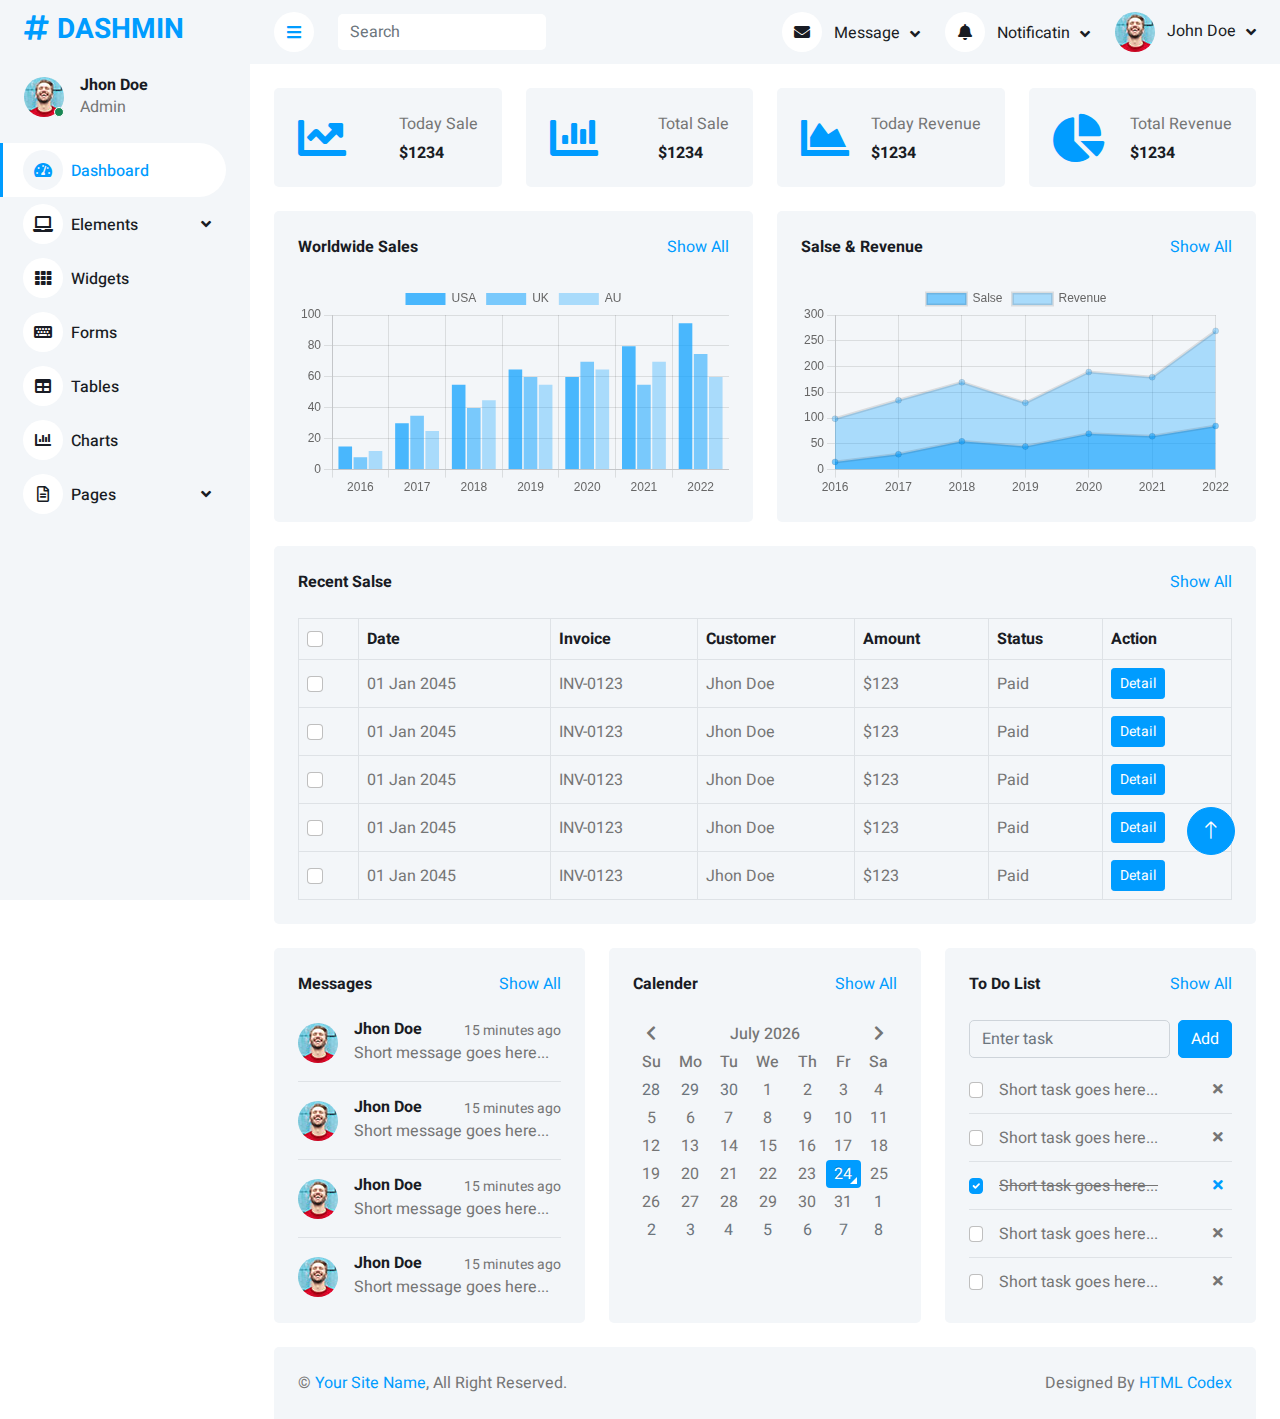
<file: dashboad/index.html>
<!DOCTYPE html>
<html lang="en">

<head>
    <meta charset="utf-8">
    <title>DASHMIN</title>
    <meta content="width=device-width, initial-scale=1.0" name="viewport">
    <meta content="" name="keywords">
    <meta content="" name="description">

    <!-- Favicon -->
    <link href="img/favicon.ico" rel="icon">

    <!-- Google Web Fonts -->
    <link rel="preconnect" href="https://fonts.googleapis.com">
    <link rel="preconnect" href="https://fonts.gstatic.com" crossorigin>
    <link href="https://fonts.googleapis.com/css2?family=Heebo:wght@400;500;600;700&display=swap" rel="stylesheet">
    
    <!-- Icon Font Stylesheet -->
    <link href="https://cdnjs.cloudflare.com/ajax/libs/font-awesome/5.10.0/css/all.min.css" rel="stylesheet">
    <link href="https://cdn.jsdelivr.net/npm/bootstrap-icons@1.4.1/font/bootstrap-icons.css" rel="stylesheet">

    <!-- Libraries Stylesheet -->
    <link href="lib/owlcarousel/assets/owl.carousel.min.css" rel="stylesheet">
    <link href="lib/tempusdominus/css/tempusdominus-bootstrap-4.min.css" rel="stylesheet" />

    <!-- Customized Bootstrap Stylesheet -->
    <link href="css/bootstrap.min.css" rel="stylesheet">

    <!-- Template Stylesheet -->
    <link href="css/style.css" rel="stylesheet">
</head>

<body>
    <div class="container-fluid position-relative bg-white d-flex p-0">
        <!-- Spinner Start -->
        <div id="spinner" class="show bg-white position-fixed translate-middle w-100 vh-100 top-50 start-50 d-flex align-items-center justify-content-center">
            <div class="spinner-border text-primary" style="width: 3rem; height: 3rem;" role="status">
                <span class="sr-only">Loading...</span>
            </div>
        </div>
        <!-- Spinner End -->


        <!-- Sidebar Start -->
        <div class="sidebar pe-4 pb-3">
            <nav class="navbar bg-light navbar-light">
                <a href="index.html" class="navbar-brand mx-4 mb-3">
                    <h3 class="text-primary"><i class="fa fa-hashtag me-2"></i>DASHMIN</h3>
                </a>
                <div class="d-flex align-items-center ms-4 mb-4">
                    <div class="position-relative">
                        <img class="rounded-circle" src="img/user.jpg" alt="" style="width: 40px; height: 40px;">
                        <div class="bg-success rounded-circle border border-white position-absolute end-0 bottom-0 p-1"></div>
                    </div>
                    <div class="ms-3">
                        <h6 class="mb-0">Jhon Doe</h6>
                        <span>Admin</span>
                    </div>
                </div>
                <div class="navbar-nav w-100">
                    <a href="index.html" class="nav-item nav-link active"><i class="fa fa-tachometer-alt me-2"></i>Dashboard</a>
                    <div class="nav-item dropdown">
                        <a href="#" class="nav-link dropdown-toggle" data-bs-toggle="dropdown"><i class="fa fa-laptop me-2"></i>Elements</a>
                        <div class="dropdown-menu bg-transparent border-0">
                            <a href="button.html" class="dropdown-item">Buttons</a>
                            <a href="typography.html" class="dropdown-item">Typography</a>
                            <a href="element.html" class="dropdown-item">Other Elements</a>
                        </div>
                    </div>
                    <a href="widget.html" class="nav-item nav-link"><i class="fa fa-th me-2"></i>Widgets</a>
                    <a href="form.html" class="nav-item nav-link"><i class="fa fa-keyboard me-2"></i>Forms</a>
                    <a href="table.html" class="nav-item nav-link"><i class="fa fa-table me-2"></i>Tables</a>
                    <a href="chart.html" class="nav-item nav-link"><i class="fa fa-chart-bar me-2"></i>Charts</a>
                    <div class="nav-item dropdown">
                        <a href="#" class="nav-link dropdown-toggle" data-bs-toggle="dropdown"><i class="far fa-file-alt me-2"></i>Pages</a>
                        <div class="dropdown-menu bg-transparent border-0">
                            <a href="signin.html" class="dropdown-item">Sign In</a>
                            <a href="signup.html" class="dropdown-item">Sign Up</a>
                            <a href="404.html" class="dropdown-item">404 Error</a>
                            <a href="blank.html" class="dropdown-item">Blank Page</a>
                        </div>
                    </div>
                </div>
            </nav>
        </div>
        <!-- Sidebar End -->


        <!-- Content Start -->
        <div class="content">
            <!-- Navbar Start -->
            <nav class="navbar navbar-expand bg-light navbar-light sticky-top px-4 py-0">
                <a href="index.html" class="navbar-brand d-flex d-lg-none me-4">
                    <h2 class="text-primary mb-0"><i class="fa fa-hashtag"></i></h2>
                </a>
                <a href="#" class="sidebar-toggler flex-shrink-0">
                    <i class="fa fa-bars"></i>
                </a>
                <form class="d-none d-md-flex ms-4">
                    <input class="form-control border-0" type="search" placeholder="Search">
                </form>
                <div class="navbar-nav align-items-center ms-auto">
                    <div class="nav-item dropdown">
                        <a href="#" class="nav-link dropdown-toggle" data-bs-toggle="dropdown">
                            <i class="fa fa-envelope me-lg-2"></i>
                            <span class="d-none d-lg-inline-flex">Message</span>
                        </a>
                        <div class="dropdown-menu dropdown-menu-end bg-light border-0 rounded-0 rounded-bottom m-0">
                            <a href="#" class="dropdown-item">
                                <div class="d-flex align-items-center">
                                    <img class="rounded-circle" src="img/user.jpg" alt="" style="width: 40px; height: 40px;">
                                    <div class="ms-2">
                                        <h6 class="fw-normal mb-0">Jhon send you a message</h6>
                                        <small>15 minutes ago</small>
                                    </div>
                                </div>
                            </a>
                            <hr class="dropdown-divider">
                            <a href="#" class="dropdown-item">
                                <div class="d-flex align-items-center">
                                    <img class="rounded-circle" src="img/user.jpg" alt="" style="width: 40px; height: 40px;">
                                    <div class="ms-2">
                                        <h6 class="fw-normal mb-0">Jhon send you a message</h6>
                                        <small>15 minutes ago</small>
                                    </div>
                                </div>
                            </a>
                            <hr class="dropdown-divider">
                            <a href="#" class="dropdown-item">
                                <div class="d-flex align-items-center">
                                    <img class="rounded-circle" src="img/user.jpg" alt="" style="width: 40px; height: 40px;">
                                    <div class="ms-2">
                                        <h6 class="fw-normal mb-0">Jhon send you a message</h6>
                                        <small>15 minutes ago</small>
                                    </div>
                                </div>
                            </a>
                            <hr class="dropdown-divider">
                            <a href="#" class="dropdown-item text-center">See all message</a>
                        </div>
                    </div>
                    <div class="nav-item dropdown">
                        <a href="#" class="nav-link dropdown-toggle" data-bs-toggle="dropdown">
                            <i class="fa fa-bell me-lg-2"></i>
                            <span class="d-none d-lg-inline-flex">Notificatin</span>
                        </a>
                        <div class="dropdown-menu dropdown-menu-end bg-light border-0 rounded-0 rounded-bottom m-0">
                            <a href="#" class="dropdown-item">
                                <h6 class="fw-normal mb-0">Profile updated</h6>
                                <small>15 minutes ago</small>
                            </a>
                            <hr class="dropdown-divider">
                            <a href="#" class="dropdown-item">
                                <h6 class="fw-normal mb-0">New user added</h6>
                                <small>15 minutes ago</small>
                            </a>
                            <hr class="dropdown-divider">
                            <a href="#" class="dropdown-item">
                                <h6 class="fw-normal mb-0">Password changed</h6>
                                <small>15 minutes ago</small>
                            </a>
                            <hr class="dropdown-divider">
                            <a href="#" class="dropdown-item text-center">See all notifications</a>
                        </div>
                    </div>
                    <div class="nav-item dropdown">
                        <a href="#" class="nav-link dropdown-toggle" data-bs-toggle="dropdown">
                            <img class="rounded-circle me-lg-2" src="img/user.jpg" alt="" style="width: 40px; height: 40px;">
                            <span class="d-none d-lg-inline-flex">John Doe</span>
                        </a>
                        <div class="dropdown-menu dropdown-menu-end bg-light border-0 rounded-0 rounded-bottom m-0">
                            <a href="#" class="dropdown-item">My Profile</a>
                            <a href="#" class="dropdown-item">Settings</a>
                            <a href="#" class="dropdown-item">Log Out</a>
                        </div>
                    </div>
                </div>
            </nav>
            <!-- Navbar End -->


            <!-- Sale & Revenue Start -->
            <div class="container-fluid pt-4 px-4">
                <div class="row g-4">
                    <div class="col-sm-6 col-xl-3">
                        <div class="bg-light rounded d-flex align-items-center justify-content-between p-4">
                            <i class="fa fa-chart-line fa-3x text-primary"></i>
                            <div class="ms-3">
                                <p class="mb-2">Today Sale</p>
                                <h6 class="mb-0">$1234</h6>
                            </div>
                        </div>
                    </div>
                    <div class="col-sm-6 col-xl-3">
                        <div class="bg-light rounded d-flex align-items-center justify-content-between p-4">
                            <i class="fa fa-chart-bar fa-3x text-primary"></i>
                            <div class="ms-3">
                                <p class="mb-2">Total Sale</p>
                                <h6 class="mb-0">$1234</h6>
                            </div>
                        </div>
                    </div>
                    <div class="col-sm-6 col-xl-3">
                        <div class="bg-light rounded d-flex align-items-center justify-content-between p-4">
                            <i class="fa fa-chart-area fa-3x text-primary"></i>
                            <div class="ms-3">
                                <p class="mb-2">Today Revenue</p>
                                <h6 class="mb-0">$1234</h6>
                            </div>
                        </div>
                    </div>
                    <div class="col-sm-6 col-xl-3">
                        <div class="bg-light rounded d-flex align-items-center justify-content-between p-4">
                            <i class="fa fa-chart-pie fa-3x text-primary"></i>
                            <div class="ms-3">
                                <p class="mb-2">Total Revenue</p>
                                <h6 class="mb-0">$1234</h6>
                            </div>
                        </div>
                    </div>
                </div>
            </div>
            <!-- Sale & Revenue End -->


            <!-- Sales Chart Start -->
            <div class="container-fluid pt-4 px-4">
                <div class="row g-4">
                    <div class="col-sm-12 col-xl-6">
                        <div class="bg-light text-center rounded p-4">
                            <div class="d-flex align-items-center justify-content-between mb-4">
                                <h6 class="mb-0">Worldwide Sales</h6>
                                <a href="">Show All</a>
                            </div>
                            <canvas id="worldwide-sales"></canvas>
                        </div>
                    </div>
                    <div class="col-sm-12 col-xl-6">
                        <div class="bg-light text-center rounded p-4">
                            <div class="d-flex align-items-center justify-content-between mb-4">
                                <h6 class="mb-0">Salse & Revenue</h6>
                                <a href="">Show All</a>
                            </div>
                            <canvas id="salse-revenue"></canvas>
                        </div>
                    </div>
                </div>
            </div>
            <!-- Sales Chart End -->


            <!-- Recent Sales Start -->
            <div class="container-fluid pt-4 px-4">
                <div class="bg-light text-center rounded p-4">
                    <div class="d-flex align-items-center justify-content-between mb-4">
                        <h6 class="mb-0">Recent Salse</h6>
                        <a href="">Show All</a>
                    </div>
                    <div class="table-responsive">
                        <table class="table text-start align-middle table-bordered table-hover mb-0">
                            <thead>
                                <tr class="text-dark">
                                    <th scope="col"><input class="form-check-input" type="checkbox"></th>
                                    <th scope="col">Date</th>
                                    <th scope="col">Invoice</th>
                                    <th scope="col">Customer</th>
                                    <th scope="col">Amount</th>
                                    <th scope="col">Status</th>
                                    <th scope="col">Action</th>
                                </tr>
                            </thead>
                            <tbody>
                                <tr>
                                    <td><input class="form-check-input" type="checkbox"></td>
                                    <td>01 Jan 2045</td>
                                    <td>INV-0123</td>
                                    <td>Jhon Doe</td>
                                    <td>$123</td>
                                    <td>Paid</td>
                                    <td><a class="btn btn-sm btn-primary" href="">Detail</a></td>
                                </tr>
                                <tr>
                                    <td><input class="form-check-input" type="checkbox"></td>
                                    <td>01 Jan 2045</td>
                                    <td>INV-0123</td>
                                    <td>Jhon Doe</td>
                                    <td>$123</td>
                                    <td>Paid</td>
                                    <td><a class="btn btn-sm btn-primary" href="">Detail</a></td>
                                </tr>
                                <tr>
                                    <td><input class="form-check-input" type="checkbox"></td>
                                    <td>01 Jan 2045</td>
                                    <td>INV-0123</td>
                                    <td>Jhon Doe</td>
                                    <td>$123</td>
                                    <td>Paid</td>
                                    <td><a class="btn btn-sm btn-primary" href="">Detail</a></td>
                                </tr>
                                <tr>
                                    <td><input class="form-check-input" type="checkbox"></td>
                                    <td>01 Jan 2045</td>
                                    <td>INV-0123</td>
                                    <td>Jhon Doe</td>
                                    <td>$123</td>
                                    <td>Paid</td>
                                    <td><a class="btn btn-sm btn-primary" href="">Detail</a></td>
                                </tr>
                                <tr>
                                    <td><input class="form-check-input" type="checkbox"></td>
                                    <td>01 Jan 2045</td>
                                    <td>INV-0123</td>
                                    <td>Jhon Doe</td>
                                    <td>$123</td>
                                    <td>Paid</td>
                                    <td><a class="btn btn-sm btn-primary" href="">Detail</a></td>
                                </tr>
                            </tbody>
                        </table>
                    </div>
                </div>
            </div>
            <!-- Recent Sales End -->


            <!-- Widgets Start -->
            <div class="container-fluid pt-4 px-4">
                <div class="row g-4">
                    <div class="col-sm-12 col-md-6 col-xl-4">
                        <div class="h-100 bg-light rounded p-4">
                            <div class="d-flex align-items-center justify-content-between mb-2">
                                <h6 class="mb-0">Messages</h6>
                                <a href="">Show All</a>
                            </div>
                            <div class="d-flex align-items-center border-bottom py-3">
                                <img class="rounded-circle flex-shrink-0" src="img/user.jpg" alt="" style="width: 40px; height: 40px;">
                                <div class="w-100 ms-3">
                                    <div class="d-flex w-100 justify-content-between">
                                        <h6 class="mb-0">Jhon Doe</h6>
                                        <small>15 minutes ago</small>
                                    </div>
                                    <span>Short message goes here...</span>
                                </div>
                            </div>
                            <div class="d-flex align-items-center border-bottom py-3">
                                <img class="rounded-circle flex-shrink-0" src="img/user.jpg" alt="" style="width: 40px; height: 40px;">
                                <div class="w-100 ms-3">
                                    <div class="d-flex w-100 justify-content-between">
                                        <h6 class="mb-0">Jhon Doe</h6>
                                        <small>15 minutes ago</small>
                                    </div>
                                    <span>Short message goes here...</span>
                                </div>
                            </div>
                            <div class="d-flex align-items-center border-bottom py-3">
                                <img class="rounded-circle flex-shrink-0" src="img/user.jpg" alt="" style="width: 40px; height: 40px;">
                                <div class="w-100 ms-3">
                                    <div class="d-flex w-100 justify-content-between">
                                        <h6 class="mb-0">Jhon Doe</h6>
                                        <small>15 minutes ago</small>
                                    </div>
                                    <span>Short message goes here...</span>
                                </div>
                            </div>
                            <div class="d-flex align-items-center pt-3">
                                <img class="rounded-circle flex-shrink-0" src="img/user.jpg" alt="" style="width: 40px; height: 40px;">
                                <div class="w-100 ms-3">
                                    <div class="d-flex w-100 justify-content-between">
                                        <h6 class="mb-0">Jhon Doe</h6>
                                        <small>15 minutes ago</small>
                                    </div>
                                    <span>Short message goes here...</span>
                                </div>
                            </div>
                        </div>
                    </div>
                    <div class="col-sm-12 col-md-6 col-xl-4">
                        <div class="h-100 bg-light rounded p-4">
                            <div class="d-flex align-items-center justify-content-between mb-4">
                                <h6 class="mb-0">Calender</h6>
                                <a href="">Show All</a>
                            </div>
                            <div id="calender"></div>
                        </div>
                    </div>
                    <div class="col-sm-12 col-md-6 col-xl-4">
                        <div class="h-100 bg-light rounded p-4">
                            <div class="d-flex align-items-center justify-content-between mb-4">
                                <h6 class="mb-0">To Do List</h6>
                                <a href="">Show All</a>
                            </div>
                            <div class="d-flex mb-2">
                                <input class="form-control bg-transparent" type="text" placeholder="Enter task">
                                <button type="button" class="btn btn-primary ms-2">Add</button>
                            </div>
                            <div class="d-flex align-items-center border-bottom py-2">
                                <input class="form-check-input m-0" type="checkbox">
                                <div class="w-100 ms-3">
                                    <div class="d-flex w-100 align-items-center justify-content-between">
                                        <span>Short task goes here...</span>
                                        <button class="btn btn-sm"><i class="fa fa-times"></i></button>
                                    </div>
                                </div>
                            </div>
                            <div class="d-flex align-items-center border-bottom py-2">
                                <input class="form-check-input m-0" type="checkbox">
                                <div class="w-100 ms-3">
                                    <div class="d-flex w-100 align-items-center justify-content-between">
                                        <span>Short task goes here...</span>
                                        <button class="btn btn-sm"><i class="fa fa-times"></i></button>
                                    </div>
                                </div>
                            </div>
                            <div class="d-flex align-items-center border-bottom py-2">
                                <input class="form-check-input m-0" type="checkbox" checked>
                                <div class="w-100 ms-3">
                                    <div class="d-flex w-100 align-items-center justify-content-between">
                                        <span><del>Short task goes here...</del></span>
                                        <button class="btn btn-sm text-primary"><i class="fa fa-times"></i></button>
                                    </div>
                                </div>
                            </div>
                            <div class="d-flex align-items-center border-bottom py-2">
                                <input class="form-check-input m-0" type="checkbox">
                                <div class="w-100 ms-3">
                                    <div class="d-flex w-100 align-items-center justify-content-between">
                                        <span>Short task goes here...</span>
                                        <button class="btn btn-sm"><i class="fa fa-times"></i></button>
                                    </div>
                                </div>
                            </div>
                            <div class="d-flex align-items-center pt-2">
                                <input class="form-check-input m-0" type="checkbox">
                                <div class="w-100 ms-3">
                                    <div class="d-flex w-100 align-items-center justify-content-between">
                                        <span>Short task goes here...</span>
                                        <button class="btn btn-sm"><i class="fa fa-times"></i></button>
                                    </div>
                                </div>
                            </div>
                        </div>
                    </div>
                </div>
            </div>
            <!-- Widgets End -->


            <!-- Footer Start -->
            <div class="container-fluid pt-4 px-4">
                <div class="bg-light rounded-top p-4">
                    <div class="row">
                        <div class="col-12 col-sm-6 text-center text-sm-start">
                            &copy; <a href="#">Your Site Name</a>, All Right Reserved. 
                        </div>
                        <div class="col-12 col-sm-6 text-center text-sm-end">
                            <!--/*** This template is free as long as you keep the footer author’s credit link/attribution link/backlink. If you'd like to use the template without the footer author’s credit link/attribution link/backlink, you can purchase the Credit Removal License from "https://htmlcodex.com/credit-removal". Thank you for your support. ***/-->
                            Designed By <a href="https://htmlcodex.com">HTML Codex</a>
                        </div>
                    </div>
                </div>
            </div>
            <!-- Footer End -->
        </div>
        <!-- Content End -->


        <!-- Back to Top -->
        <a href="#" class="btn btn-lg btn-primary btn-lg-square back-to-top"><i class="bi bi-arrow-up"></i></a>
    </div>

    <!-- JavaScript Libraries -->
    <script src="https://code.jquery.com/jquery-3.4.1.min.js"></script>
    <script src="https://cdn.jsdelivr.net/npm/bootstrap@5.0.0/dist/js/bootstrap.bundle.min.js"></script>
    <script src="lib/chart/chart.min.js"></script>
    <script src="lib/easing/easing.min.js"></script>
    <script src="lib/waypoints/waypoints.min.js"></script>
    <script src="lib/owlcarousel/owl.carousel.min.js"></script>
    <script src="lib/tempusdominus/js/moment.min.js"></script>
    <script src="lib/tempusdominus/js/moment-timezone.min.js"></script>
    <script src="lib/tempusdominus/js/tempusdominus-bootstrap-4.min.js"></script>

    <!-- Template Javascript -->
    <script src="js/main.js"></script>
</body>

</html>
</file>
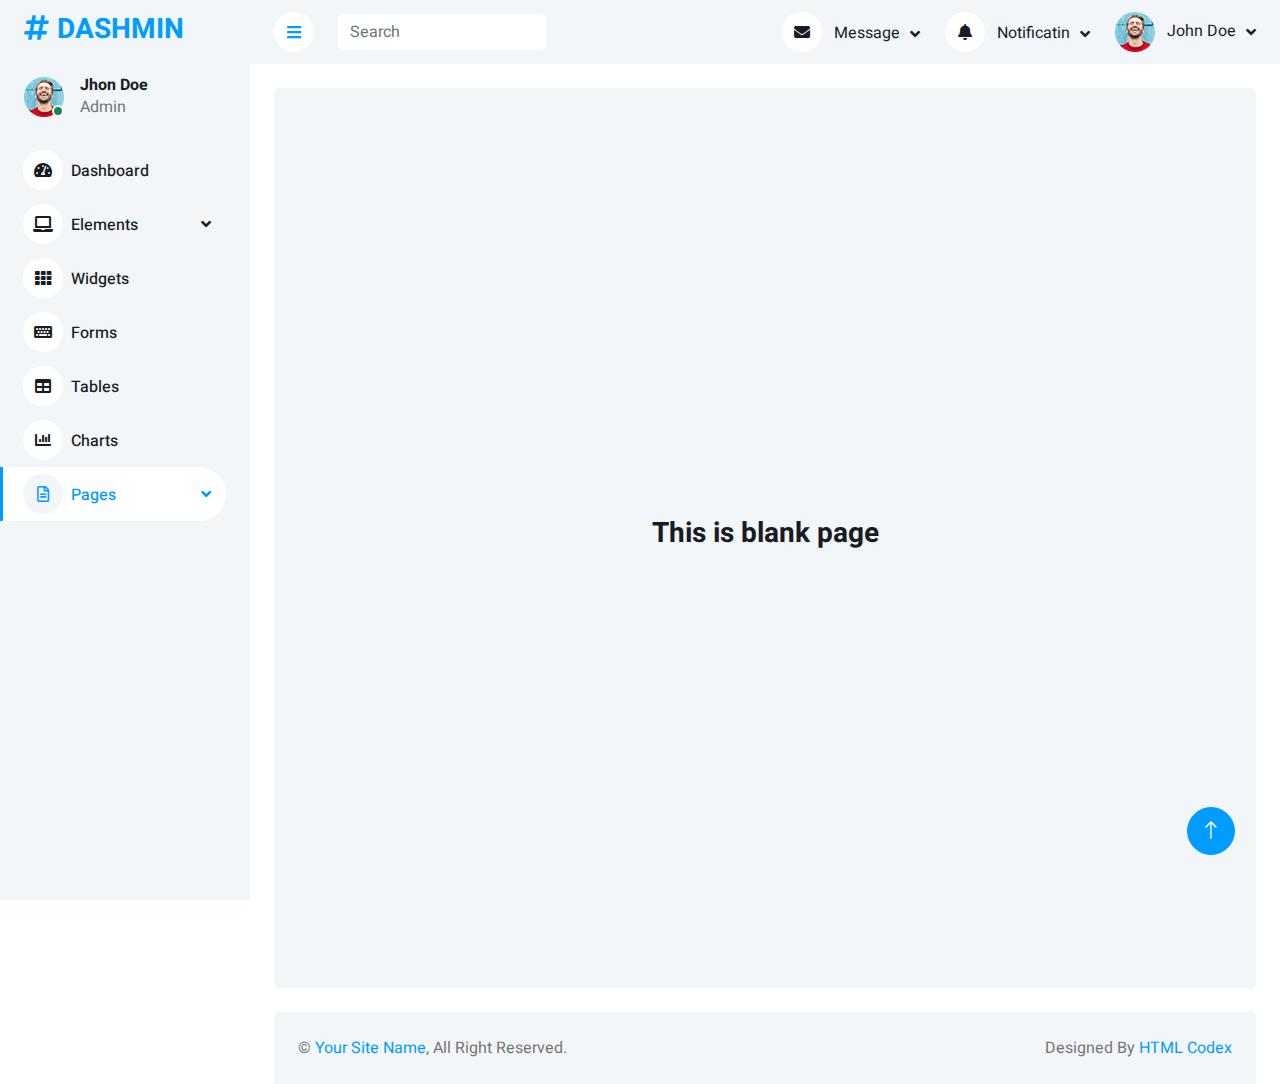
<file: dashboad/blank.html>
<!DOCTYPE html>
<html lang="en">

<head>
    <meta charset="utf-8">
    <title>DASHMIN - Bootstrap Admin Template</title>
    <meta content="width=device-width, initial-scale=1.0" name="viewport">
    <meta content="" name="keywords">
    <meta content="" name="description">

    <!-- Favicon -->
    <link href="img/favicon.ico" rel="icon">

    <!-- Google Web Fonts -->
    <link rel="preconnect" href="https://fonts.googleapis.com">
    <link rel="preconnect" href="https://fonts.gstatic.com" crossorigin>
    <link href="https://fonts.googleapis.com/css2?family=Heebo:wght@400;500;600;700&display=swap" rel="stylesheet">
    
    <!-- Icon Font Stylesheet -->
    <link href="https://cdnjs.cloudflare.com/ajax/libs/font-awesome/5.10.0/css/all.min.css" rel="stylesheet">
    <link href="https://cdn.jsdelivr.net/npm/bootstrap-icons@1.4.1/font/bootstrap-icons.css" rel="stylesheet">

    <!-- Libraries Stylesheet -->
    <link href="lib/owlcarousel/assets/owl.carousel.min.css" rel="stylesheet">
    <link href="lib/tempusdominus/css/tempusdominus-bootstrap-4.min.css" rel="stylesheet" />

    <!-- Customized Bootstrap Stylesheet -->
    <link href="css/bootstrap.min.css" rel="stylesheet">

    <!-- Template Stylesheet -->
    <link href="css/style.css" rel="stylesheet">
</head>

<body>
    <div class="container-fluid position-relative bg-white d-flex p-0">
        <!-- Spinner Start -->
        <div id="spinner" class="show bg-white position-fixed translate-middle w-100 vh-100 top-50 start-50 d-flex align-items-center justify-content-center">
            <div class="spinner-border text-primary" style="width: 3rem; height: 3rem;" role="status">
                <span class="sr-only">Loading...</span>
            </div>
        </div>
        <!-- Spinner End -->


        <!-- Sidebar Start -->
        <div class="sidebar pe-4 pb-3">
            <nav class="navbar bg-light navbar-light">
                <a href="index.html" class="navbar-brand mx-4 mb-3">
                    <h3 class="text-primary"><i class="fa fa-hashtag me-2"></i>DASHMIN</h3>
                </a>
                <div class="d-flex align-items-center ms-4 mb-4">
                    <div class="position-relative">
                        <img class="rounded-circle" src="img/user.jpg" alt="" style="width: 40px; height: 40px;">
                        <div class="bg-success rounded-circle border border-2 border-white position-absolute end-0 bottom-0 p-1"></div>
                    </div>
                    <div class="ms-3">
                        <h6 class="mb-0">Jhon Doe</h6>
                        <span>Admin</span>
                    </div>
                </div>
                <div class="navbar-nav w-100">
                    <a href="index.html" class="nav-item nav-link"><i class="fa fa-tachometer-alt me-2"></i>Dashboard</a>
                    <div class="nav-item dropdown">
                        <a href="#" class="nav-link dropdown-toggle" data-bs-toggle="dropdown"><i class="fa fa-laptop me-2"></i>Elements</a>
                        <div class="dropdown-menu bg-transparent border-0">
                            <a href="button.html" class="dropdown-item">Buttons</a>
                            <a href="typography.html" class="dropdown-item">Typography</a>
                            <a href="element.html" class="dropdown-item">Other Elements</a>
                        </div>
                    </div>
                    <a href="widget.html" class="nav-item nav-link"><i class="fa fa-th me-2"></i>Widgets</a>
                    <a href="form.html" class="nav-item nav-link"><i class="fa fa-keyboard me-2"></i>Forms</a>
                    <a href="table.html" class="nav-item nav-link"><i class="fa fa-table me-2"></i>Tables</a>
                    <a href="chart.html" class="nav-item nav-link"><i class="fa fa-chart-bar me-2"></i>Charts</a>
                    <div class="nav-item dropdown">
                        <a href="#" class="nav-link dropdown-toggle active" data-bs-toggle="dropdown"><i class="far fa-file-alt me-2"></i>Pages</a>
                        <div class="dropdown-menu bg-transparent border-0">
                            <a href="signin.html" class="dropdown-item">Sign In</a>
                            <a href="signup.html" class="dropdown-item">Sign Up</a>
                            <a href="404.html" class="dropdown-item">404 Error</a>
                            <a href="blank.html" class="dropdown-item active">Blank Page</a>
                        </div>
                    </div>
                </div>
            </nav>
        </div>
        <!-- Sidebar End -->


        <!-- Content Start -->
        <div class="content">
            <!-- Navbar Start -->
            <nav class="navbar navbar-expand bg-light navbar-light sticky-top px-4 py-0">
                <a href="index.html" class="navbar-brand d-flex d-lg-none me-4">
                    <h2 class="text-primary mb-0"><i class="fa fa-hashtag"></i></h2>
                </a>
                <a href="#" class="sidebar-toggler flex-shrink-0">
                    <i class="fa fa-bars"></i>
                </a>
                <form class="d-none d-md-flex ms-4">
                    <input class="form-control border-0" type="search" placeholder="Search">
                </form>
                <div class="navbar-nav align-items-center ms-auto">
                    <div class="nav-item dropdown">
                        <a href="#" class="nav-link dropdown-toggle" data-bs-toggle="dropdown">
                            <i class="fa fa-envelope me-lg-2"></i>
                            <span class="d-none d-lg-inline-flex">Message</span>
                        </a>
                        <div class="dropdown-menu dropdown-menu-end bg-light border-0 rounded-0 rounded-bottom m-0">
                            <a href="#" class="dropdown-item">
                                <div class="d-flex align-items-center">
                                    <img class="rounded-circle" src="img/user.jpg" alt="" style="width: 40px; height: 40px;">
                                    <div class="ms-2">
                                        <h6 class="fw-normal mb-0">Jhon send you a message</h6>
                                        <small>15 minutes ago</small>
                                    </div>
                                </div>
                            </a>
                            <hr class="dropdown-divider">
                            <a href="#" class="dropdown-item">
                                <div class="d-flex align-items-center">
                                    <img class="rounded-circle" src="img/user.jpg" alt="" style="width: 40px; height: 40px;">
                                    <div class="ms-2">
                                        <h6 class="fw-normal mb-0">Jhon send you a message</h6>
                                        <small>15 minutes ago</small>
                                    </div>
                                </div>
                            </a>
                            <hr class="dropdown-divider">
                            <a href="#" class="dropdown-item">
                                <div class="d-flex align-items-center">
                                    <img class="rounded-circle" src="img/user.jpg" alt="" style="width: 40px; height: 40px;">
                                    <div class="ms-2">
                                        <h6 class="fw-normal mb-0">Jhon send you a message</h6>
                                        <small>15 minutes ago</small>
                                    </div>
                                </div>
                            </a>
                            <hr class="dropdown-divider">
                            <a href="#" class="dropdown-item text-center">See all message</a>
                        </div>
                    </div>
                    <div class="nav-item dropdown">
                        <a href="#" class="nav-link dropdown-toggle" data-bs-toggle="dropdown">
                            <i class="fa fa-bell me-lg-2"></i>
                            <span class="d-none d-lg-inline-flex">Notificatin</span>
                        </a>
                        <div class="dropdown-menu dropdown-menu-end bg-light border-0 rounded-0 rounded-bottom m-0">
                            <a href="#" class="dropdown-item">
                                <h6 class="fw-normal mb-0">Profile updated</h6>
                                <small>15 minutes ago</small>
                            </a>
                            <hr class="dropdown-divider">
                            <a href="#" class="dropdown-item">
                                <h6 class="fw-normal mb-0">New user added</h6>
                                <small>15 minutes ago</small>
                            </a>
                            <hr class="dropdown-divider">
                            <a href="#" class="dropdown-item">
                                <h6 class="fw-normal mb-0">Password changed</h6>
                                <small>15 minutes ago</small>
                            </a>
                            <hr class="dropdown-divider">
                            <a href="#" class="dropdown-item text-center">See all notifications</a>
                        </div>
                    </div>
                    <div class="nav-item dropdown">
                        <a href="#" class="nav-link dropdown-toggle" data-bs-toggle="dropdown">
                            <img class="rounded-circle me-lg-2" src="img/user.jpg" alt="" style="width: 40px; height: 40px;">
                            <span class="d-none d-lg-inline-flex">John Doe</span>
                        </a>
                        <div class="dropdown-menu dropdown-menu-end bg-light border-0 rounded-0 rounded-bottom m-0">
                            <a href="#" class="dropdown-item">My Profile</a>
                            <a href="#" class="dropdown-item">Settings</a>
                            <a href="#" class="dropdown-item">Log Out</a>
                        </div>
                    </div>
                </div>
            </nav>
            <!-- Navbar End -->


            <!-- Blank Start -->
            <div class="container-fluid pt-4 px-4">
                <div class="row vh-100 bg-light rounded align-items-center justify-content-center mx-0">
                    <div class="col-md-6 text-center">
                        <h3>This is blank page</h3>
                    </div>
                </div>
            </div>
            <!-- Blank End -->


            <!-- Footer Start -->
            <div class="container-fluid pt-4 px-4">
                <div class="bg-light rounded-top p-4">
                    <div class="row">
                        <div class="col-12 col-sm-6 text-center text-sm-start">
                            &copy; <a href="#">Your Site Name</a>, All Right Reserved. 
                        </div>
                        <div class="col-12 col-sm-6 text-center text-sm-end">
                            <!--/*** This template is free as long as you keep the footer author’s credit link/attribution link/backlink. If you'd like to use the template without the footer author’s credit link/attribution link/backlink, you can purchase the Credit Removal License from "https://htmlcodex.com/credit-removal". Thank you for your support. ***/-->
                            Designed By <a href="https://htmlcodex.com">HTML Codex</a>
                        </div>
                    </div>
                </div>
            </div>
            <!-- Footer End -->
        </div>
        <!-- Content End -->


        <!-- Back to Top -->
        <a href="#" class="btn btn-lg btn-primary btn-lg-square back-to-top"><i class="bi bi-arrow-up"></i></a>
    </div>

    <!-- JavaScript Libraries -->
    <script src="https://code.jquery.com/jquery-3.4.1.min.js"></script>
    <script src="https://cdn.jsdelivr.net/npm/bootstrap@5.0.0/dist/js/bootstrap.bundle.min.js"></script>
    <script src="lib/chart/chart.min.js"></script>
    <script src="lib/easing/easing.min.js"></script>
    <script src="lib/waypoints/waypoints.min.js"></script>
    <script src="lib/owlcarousel/owl.carousel.min.js"></script>
    <script src="lib/tempusdominus/js/moment.min.js"></script>
    <script src="lib/tempusdominus/js/moment-timezone.min.js"></script>
    <script src="lib/tempusdominus/js/tempusdominus-bootstrap-4.min.js"></script>

    <!-- Template Javascript -->
    <script src="js/main.js"></script>
</body>

</html>
</file>
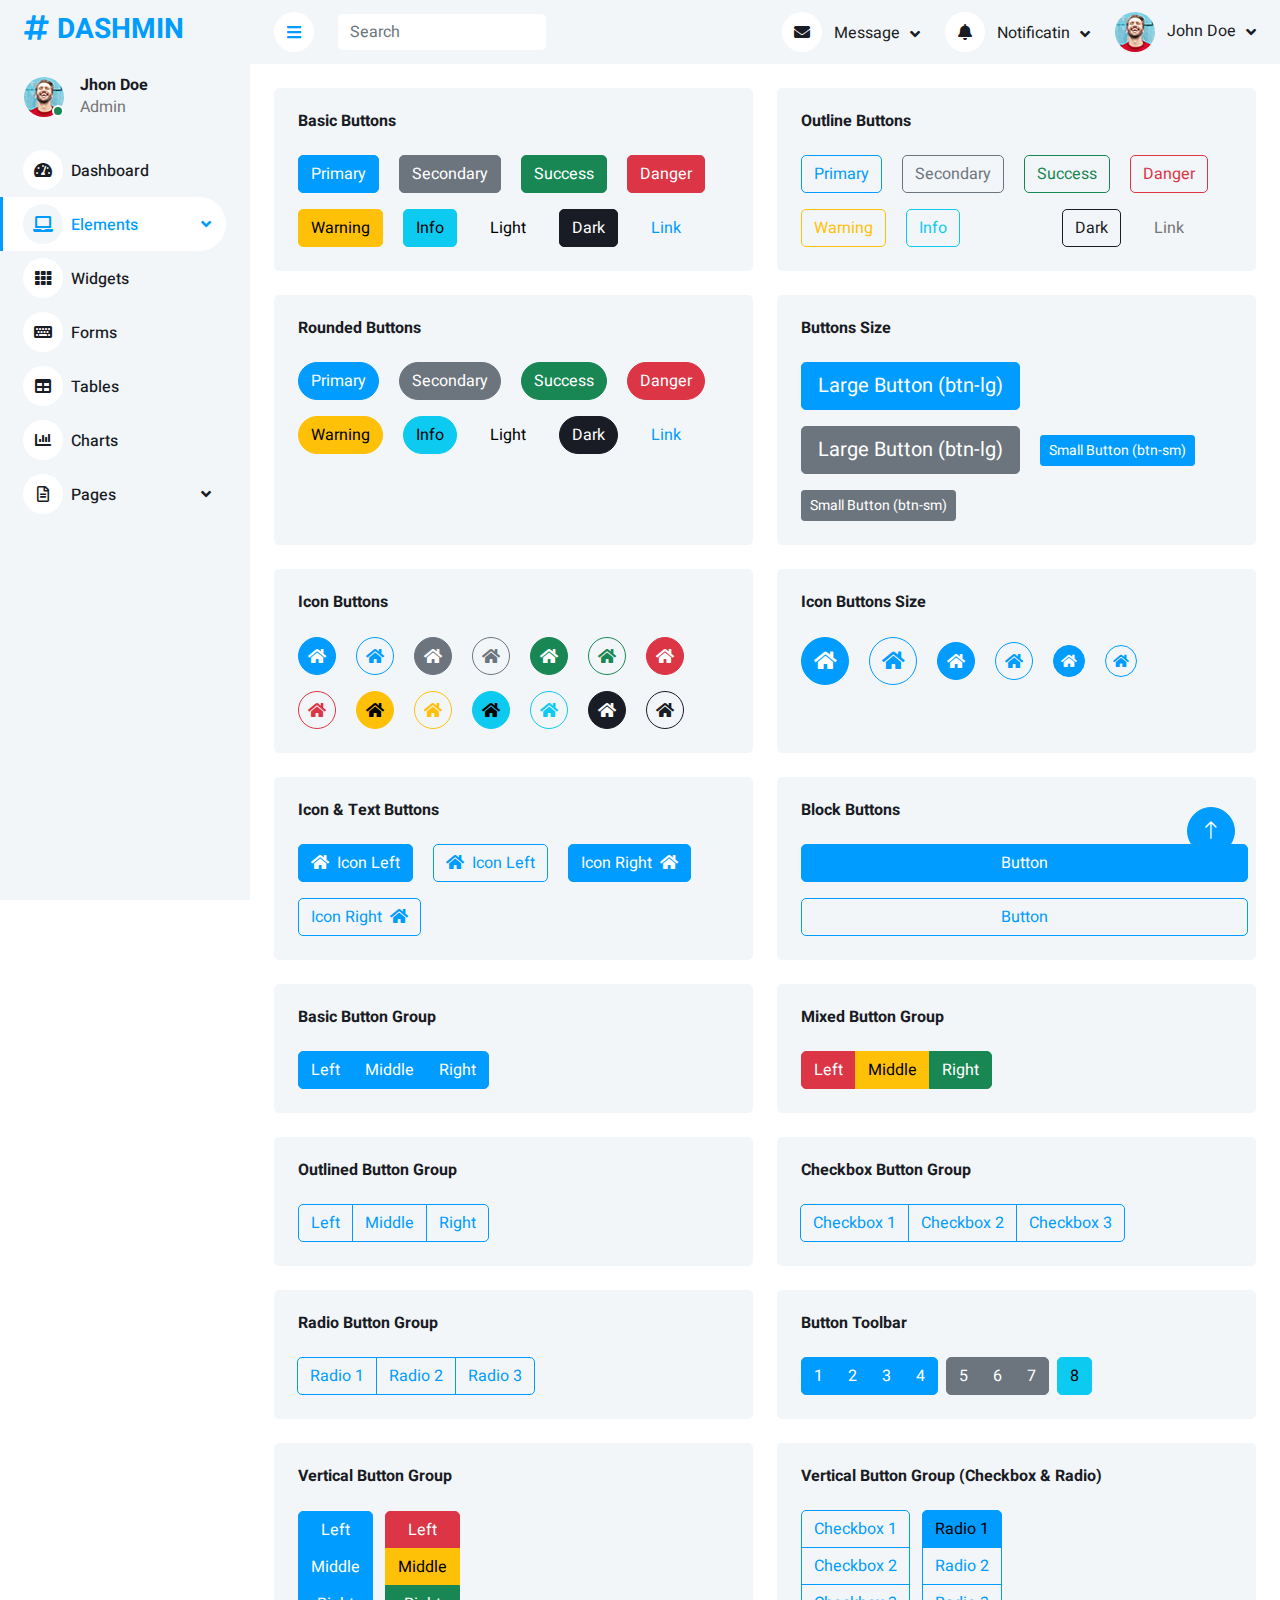
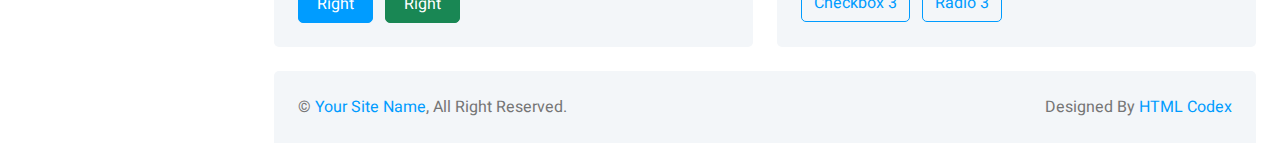
<file: dashboad/button.html>
<!DOCTYPE html>
<html lang="en">

<head>
    <meta charset="utf-8">
    <title>DASHMIN - Bootstrap Admin Template</title>
    <meta content="width=device-width, initial-scale=1.0" name="viewport">
    <meta content="" name="keywords">
    <meta content="" name="description">

    <!-- Favicon -->
    <link href="img/favicon.ico" rel="icon">

    <!-- Google Web Fonts -->
    <link rel="preconnect" href="https://fonts.googleapis.com">
    <link rel="preconnect" href="https://fonts.gstatic.com" crossorigin>
    <link href="https://fonts.googleapis.com/css2?family=Heebo:wght@400;500;600;700&display=swap" rel="stylesheet">
    
    <!-- Icon Font Stylesheet -->
    <link href="https://cdnjs.cloudflare.com/ajax/libs/font-awesome/5.10.0/css/all.min.css" rel="stylesheet">
    <link href="https://cdn.jsdelivr.net/npm/bootstrap-icons@1.4.1/font/bootstrap-icons.css" rel="stylesheet">

    <!-- Libraries Stylesheet -->
    <link href="lib/owlcarousel/assets/owl.carousel.min.css" rel="stylesheet">
    <link href="lib/tempusdominus/css/tempusdominus-bootstrap-4.min.css" rel="stylesheet" />

    <!-- Customized Bootstrap Stylesheet -->
    <link href="css/bootstrap.min.css" rel="stylesheet">

    <!-- Template Stylesheet -->
    <link href="css/style.css" rel="stylesheet">
</head>

<body>
    <div class="container-fluid position-relative bg-white d-flex p-0">
        <!-- Spinner Start -->
        <div id="spinner" class="show bg-white position-fixed translate-middle w-100 vh-100 top-50 start-50 d-flex align-items-center justify-content-center">
            <div class="spinner-border text-primary" style="width: 3rem; height: 3rem;" role="status">
                <span class="sr-only">Loading...</span>
            </div>
        </div>
        <!-- Spinner End -->


        <!-- Sidebar Start -->
        <div class="sidebar pe-4 pb-3">
            <nav class="navbar bg-light navbar-light">
                <a href="index.html" class="navbar-brand mx-4 mb-3">
                    <h3 class="text-primary"><i class="fa fa-hashtag me-2"></i>DASHMIN</h3>
                </a>
                <div class="d-flex align-items-center ms-4 mb-4">
                    <div class="position-relative">
                        <img class="rounded-circle" src="img/user.jpg" alt="" style="width: 40px; height: 40px;">
                        <div class="bg-success rounded-circle border border-2 border-white position-absolute end-0 bottom-0 p-1"></div>
                    </div>
                    <div class="ms-3">
                        <h6 class="mb-0">Jhon Doe</h6>
                        <span>Admin</span>
                    </div>
                </div>
                <div class="navbar-nav w-100">
                    <a href="index.html" class="nav-item nav-link"><i class="fa fa-tachometer-alt me-2"></i>Dashboard</a>
                    <div class="nav-item dropdown">
                        <a href="#" class="nav-link dropdown-toggle active" data-bs-toggle="dropdown"><i class="fa fa-laptop me-2"></i>Elements</a>
                        <div class="dropdown-menu bg-transparent border-0">
                            <a href="button.html" class="dropdown-item active">Buttons</a>
                            <a href="typography.html" class="dropdown-item">Typography</a>
                            <a href="element.html" class="dropdown-item">Other Elements</a>
                        </div>
                    </div>
                    <a href="widget.html" class="nav-item nav-link"><i class="fa fa-th me-2"></i>Widgets</a>
                    <a href="form.html" class="nav-item nav-link"><i class="fa fa-keyboard me-2"></i>Forms</a>
                    <a href="table.html" class="nav-item nav-link"><i class="fa fa-table me-2"></i>Tables</a>
                    <a href="chart.html" class="nav-item nav-link"><i class="fa fa-chart-bar me-2"></i>Charts</a>
                    <div class="nav-item dropdown">
                        <a href="#" class="nav-link dropdown-toggle" data-bs-toggle="dropdown"><i class="far fa-file-alt me-2"></i>Pages</a>
                        <div class="dropdown-menu bg-transparent border-0">
                            <a href="signin.html" class="dropdown-item">Sign In</a>
                            <a href="signup.html" class="dropdown-item">Sign Up</a>
                            <a href="404.html" class="dropdown-item">404 Error</a>
                            <a href="blank.html" class="dropdown-item">Blank Page</a>
                        </div>
                    </div>
                </div>
            </nav>
        </div>
        <!-- Sidebar End -->


        <!-- Content Start -->
        <div class="content">
            <!-- Navbar Start -->
            <nav class="navbar navbar-expand bg-light navbar-light sticky-top px-4 py-0">
                <a href="index.html" class="navbar-brand d-flex d-lg-none me-4">
                    <h2 class="text-primary mb-0"><i class="fa fa-hashtag"></i></h2>
                </a>
                <a href="#" class="sidebar-toggler flex-shrink-0">
                    <i class="fa fa-bars"></i>
                </a>
                <form class="d-none d-md-flex ms-4">
                    <input class="form-control border-0" type="search" placeholder="Search">
                </form>
                <div class="navbar-nav align-items-center ms-auto">
                    <div class="nav-item dropdown">
                        <a href="#" class="nav-link dropdown-toggle" data-bs-toggle="dropdown">
                            <i class="fa fa-envelope me-lg-2"></i>
                            <span class="d-none d-lg-inline-flex">Message</span>
                        </a>
                        <div class="dropdown-menu dropdown-menu-end bg-light border-0 rounded-0 rounded-bottom m-0">
                            <a href="#" class="dropdown-item">
                                <div class="d-flex align-items-center">
                                    <img class="rounded-circle" src="img/user.jpg" alt="" style="width: 40px; height: 40px;">
                                    <div class="ms-2">
                                        <h6 class="fw-normal mb-0">Jhon send you a message</h6>
                                        <small>15 minutes ago</small>
                                    </div>
                                </div>
                            </a>
                            <hr class="dropdown-divider">
                            <a href="#" class="dropdown-item">
                                <div class="d-flex align-items-center">
                                    <img class="rounded-circle" src="img/user.jpg" alt="" style="width: 40px; height: 40px;">
                                    <div class="ms-2">
                                        <h6 class="fw-normal mb-0">Jhon send you a message</h6>
                                        <small>15 minutes ago</small>
                                    </div>
                                </div>
                            </a>
                            <hr class="dropdown-divider">
                            <a href="#" class="dropdown-item">
                                <div class="d-flex align-items-center">
                                    <img class="rounded-circle" src="img/user.jpg" alt="" style="width: 40px; height: 40px;">
                                    <div class="ms-2">
                                        <h6 class="fw-normal mb-0">Jhon send you a message</h6>
                                        <small>15 minutes ago</small>
                                    </div>
                                </div>
                            </a>
                            <hr class="dropdown-divider">
                            <a href="#" class="dropdown-item text-center">See all message</a>
                        </div>
                    </div>
                    <div class="nav-item dropdown">
                        <a href="#" class="nav-link dropdown-toggle" data-bs-toggle="dropdown">
                            <i class="fa fa-bell me-lg-2"></i>
                            <span class="d-none d-lg-inline-flex">Notificatin</span>
                        </a>
                        <div class="dropdown-menu dropdown-menu-end bg-light border-0 rounded-0 rounded-bottom m-0">
                            <a href="#" class="dropdown-item">
                                <h6 class="fw-normal mb-0">Profile updated</h6>
                                <small>15 minutes ago</small>
                            </a>
                            <hr class="dropdown-divider">
                            <a href="#" class="dropdown-item">
                                <h6 class="fw-normal mb-0">New user added</h6>
                                <small>15 minutes ago</small>
                            </a>
                            <hr class="dropdown-divider">
                            <a href="#" class="dropdown-item">
                                <h6 class="fw-normal mb-0">Password changed</h6>
                                <small>15 minutes ago</small>
                            </a>
                            <hr class="dropdown-divider">
                            <a href="#" class="dropdown-item text-center">See all notifications</a>
                        </div>
                    </div>
                    <div class="nav-item dropdown">
                        <a href="#" class="nav-link dropdown-toggle" data-bs-toggle="dropdown">
                            <img class="rounded-circle me-lg-2" src="img/user.jpg" alt="" style="width: 40px; height: 40px;">
                            <span class="d-none d-lg-inline-flex">John Doe</span>
                        </a>
                        <div class="dropdown-menu dropdown-menu-end bg-light border-0 rounded-0 rounded-bottom m-0">
                            <a href="#" class="dropdown-item">My Profile</a>
                            <a href="#" class="dropdown-item">Settings</a>
                            <a href="#" class="dropdown-item">Log Out</a>
                        </div>
                    </div>
                </div>
            </nav>
            <!-- Navbar End -->


            <!-- Button Start -->
            <div class="container-fluid pt-4 px-4">
                <div class="row g-4">
                    <div class="col-sm-12 col-xl-6">
                        <div class="bg-light rounded h-100 p-4">
                            <h6 class="mb-4">Basic Buttons</h6>
                            <div class="m-n2">
                                <button type="button" class="btn btn-primary m-2">Primary</button>
                                <button type="button" class="btn btn-secondary m-2">Secondary</button>
                                <button type="button" class="btn btn-success m-2">Success</button>
                                <button type="button" class="btn btn-danger m-2">Danger</button>
                                <button type="button" class="btn btn-warning m-2">Warning</button>
                                <button type="button" class="btn btn-info m-2">Info</button>
                                <button type="button" class="btn btn-light m-2">Light</button>
                                <button type="button" class="btn btn-dark m-2">Dark</button>
                                <button type="button" class="btn btn-link m-2">Link</button>
                            </div>
                        </div>
                    </div>
                    <div class="col-sm-12 col-xl-6">
                        <div class="bg-light rounded h-100 p-4">
                            <h6 class="mb-4">Outline Buttons</h6>
                            <div class="m-n2">
                                <button type="button" class="btn btn-outline-primary m-2">Primary</button>
                                <button type="button" class="btn btn-outline-secondary m-2">Secondary</button>
                                <button type="button" class="btn btn-outline-success m-2">Success</button>
                                <button type="button" class="btn btn-outline-danger m-2">Danger</button>
                                <button type="button" class="btn btn-outline-warning m-2">Warning</button>
                                <button type="button" class="btn btn-outline-info m-2">Info</button>
                                <button type="button" class="btn btn-outline-light m-2">Light</button>
                                <button type="button" class="btn btn-outline-dark m-2">Dark</button>
                                <button type="button" class="btn btn-outline-link m-2">Link</button>
                            </div>
                        </div>
                    </div>
                    <div class="col-sm-12 col-xl-6">
                        <div class="bg-light rounded h-100 p-4">
                            <h6 class="mb-4">Rounded Buttons</h6>
                            <div class="m-n2">
                                <button type="button" class="btn btn-primary rounded-pill m-2">Primary</button>
                                <button type="button" class="btn btn-secondary rounded-pill m-2">Secondary</button>
                                <button type="button" class="btn btn-success rounded-pill m-2">Success</button>
                                <button type="button" class="btn btn-danger rounded-pill m-2">Danger</button>
                                <button type="button" class="btn btn-warning rounded-pill m-2">Warning</button>
                                <button type="button" class="btn btn-info rounded-pill m-2">Info</button>
                                <button type="button" class="btn btn-light rounded-pill m-2">Light</button>
                                <button type="button" class="btn btn-dark rounded-pill m-2">Dark</button>
                                <button type="button" class="btn btn-link rounded-pill m-2">Link</button>
                            </div>
                        </div>
                    </div>
                    <div class="col-sm-12 col-xl-6">
                        <div class="bg-light rounded h-100 p-4">
                            <h6 class="mb-4">Buttons Size</h6>
                            <div class="m-n2">
                                <button type="button" class="btn btn-lg btn-primary m-2">Large Button (btn-lg)</button>
                                <button type="button" class="btn btn-lg btn-secondary m-2">Large Button (btn-lg)</button>
                                <button type="button" class="btn btn-sm btn-primary m-2">Small Button (btn-sm)</button>
                                <button type="button" class="btn btn-sm btn-secondary m-2">Small Button (btn-sm)</button>
                            </div>
                        </div>
                    </div>
                    <div class="col-sm-12 col-xl-6">
                        <div class="bg-light rounded h-100 p-4">
                            <h6 class="mb-4">Icon Buttons</h6>
                            <div class="m-n2">
                                <button type="button" class="btn btn-square btn-primary m-2"><i class="fa fa-home"></i></button>
                                <button type="button" class="btn btn-square btn-outline-primary m-2"><i class="fa fa-home"></i></button>
                                <button type="button" class="btn btn-square btn-secondary m-2"><i class="fa fa-home"></i></button>
                                <button type="button" class="btn btn-square btn-outline-secondary m-2"><i class="fa fa-home"></i></button>
                                <button type="button" class="btn btn-square btn-success m-2"><i class="fa fa-home"></i></button>
                                <button type="button" class="btn btn-square btn-outline-success m-2"><i class="fa fa-home"></i></button>
                                <button type="button" class="btn btn-square btn-danger m-2"><i class="fa fa-home"></i></button>
                                <button type="button" class="btn btn-square btn-outline-danger m-2"><i class="fa fa-home"></i></button>
                                <button type="button" class="btn btn-square btn-warning m-2"><i class="fa fa-home"></i></button>
                                <button type="button" class="btn btn-square btn-outline-warning m-2"><i class="fa fa-home"></i></button>
                                <button type="button" class="btn btn-square btn-info m-2"><i class="fa fa-home"></i></button>
                                <button type="button" class="btn btn-square btn-outline-info m-2"><i class="fa fa-home"></i></button>
                                <button type="button" class="btn btn-square btn-dark m-2"><i class="fa fa-home"></i></button>
                                <button type="button" class="btn btn-square btn-outline-dark m-2"><i class="fa fa-home"></i></button>
                            </div>
                        </div>
                    </div>
                    <div class="col-sm-12 col-xl-6">
                        <div class="bg-light rounded h-100 p-4">
                            <h6 class="mb-4">Icon Buttons Size</h6>
                            <div class="m-n2">
                                <button type="button" class="btn btn-lg btn-lg-square btn-primary m-2"><i class="fa fa-home"></i></button>
                                <button type="button" class="btn btn-lg btn-lg-square btn-outline-primary m-2"><i class="fa fa-home"></i></button>
                                <button type="button" class="btn btn-square btn-primary m-2"><i class="fa fa-home"></i></button>
                                <button type="button" class="btn btn-square btn-outline-primary m-2"><i class="fa fa-home"></i></button>
                                <button type="button" class="btn btn-sm btn-sm-square btn-primary m-2"><i class="fa fa-home"></i></button>
                                <button type="button" class="btn btn-sm btn-sm-square btn-outline-primary m-2"><i class="fa fa-home"></i></button>
                            </div>
                        </div>
                    </div>
                    <div class="col-sm-12 col-xl-6">
                        <div class="bg-light rounded h-100 p-4">
                            <h6 class="mb-4">Icon & Text Buttons</h6>
                            <div class="m-n2">
                                <button type="button" class="btn btn-primary m-2"><i class="fa fa-home me-2"></i>Icon Left</button>
                                <button type="button" class="btn btn-outline-primary m-2"><i class="fa fa-home me-2"></i>Icon Left</button>
                                <button type="button" class="btn btn-primary m-2">Icon Right<i class="fa fa-home ms-2"></i></button>
                                <button type="button" class="btn btn-outline-primary m-2">Icon Right<i class="fa fa-home ms-2"></i></button>
                            </div>
                        </div>
                    </div>
                    <div class="col-sm-12 col-xl-6">
                        <div class="bg-light rounded h-100 p-4">
                            <h6 class="mb-4">Block Buttons</h6>
                            <div class="m-n2">
                                <button class="btn btn-primary w-100 m-2" type="button">Button</button>
                                <button class="btn btn-outline-primary w-100 m-2" type="button">Button</button>
                            </div>
                        </div>
                    </div>
                    <div class="col-sm-12 col-xl-6">
                        <div class="bg-light rounded h-100 p-4">
                            <h6 class="mb-4">Basic Button Group</h6>
                            <div class="btn-group" role="group">
                                <button type="button" class="btn btn-primary">Left</button>
                                <button type="button" class="btn btn-primary">Middle</button>
                                <button type="button" class="btn btn-primary">Right</button>
                            </div>
                        </div>
                    </div>
                    <div class="col-sm-12 col-xl-6">
                        <div class="bg-light rounded h-100 p-4">
                            <h6 class="mb-4">Mixed Button Group</h6>
                            <div class="btn-group" role="group">
                                <button type="button" class="btn btn-danger">Left</button>
                                <button type="button" class="btn btn-warning">Middle</button>
                                <button type="button" class="btn btn-success">Right</button>
                            </div>
                        </div>
                    </div>
                    <div class="col-sm-12 col-xl-6">
                        <div class="bg-light rounded h-100 p-4">
                            <h6 class="mb-4">Outlined Button Group</h6>
                            <div class="btn-group" role="group">
                                <button type="button" class="btn btn-outline-primary">Left</button>
                                <button type="button" class="btn btn-outline-primary">Middle</button>
                                <button type="button" class="btn btn-outline-primary">Right</button>
                            </div>
                        </div>
                    </div>
                    <div class="col-sm-12 col-xl-6">
                        <div class="bg-light rounded h-100 p-4">
                            <h6 class="mb-4">Checkbox Button Group</h6>
                            <div class="btn-group" role="group">
                                <input type="checkbox" class="btn-check" id="btncheck1" autocomplete="off">
                                <label class="btn btn-outline-primary" for="btncheck1">Checkbox 1</label>

                                <input type="checkbox" class="btn-check" id="btncheck2" autocomplete="off">
                                <label class="btn btn-outline-primary" for="btncheck2">Checkbox 2</label>

                                <input type="checkbox" class="btn-check" id="btncheck3" autocomplete="off">
                                <label class="btn btn-outline-primary" for="btncheck3">Checkbox 3</label>
                            </div>
                        </div>
                    </div>
                    <div class="col-sm-12 col-xl-6">
                        <div class="bg-light rounded h-100 p-4">
                            <h6 class="mb-4">Radio Button Group</h6>
                            <div class="btn-group" role="group">
                                <input type="radio" class="btn-check" name="btnradio" id="btnradio1" autocomplete="off"
                                    checked>
                                <label class="btn btn-outline-primary" for="btnradio1">Radio 1</label>

                                <input type="radio" class="btn-check" name="btnradio" id="btnradio2" autocomplete="off">
                                <label class="btn btn-outline-primary" for="btnradio2">Radio 2</label>

                                <input type="radio" class="btn-check" name="btnradio" id="btnradio3" autocomplete="off">
                                <label class="btn btn-outline-primary" for="btnradio3">Radio 3</label>
                            </div>
                        </div>
                    </div>
                    <div class="col-sm-12 col-xl-6">
                        <div class="bg-light rounded h-100 p-4">
                            <h6 class="mb-4">Button Toolbar</h6>
                            <div class="btn-toolbar" role="toolbar">
                                <div class="btn-group me-2" role="group" aria-label="First group">
                                    <button type="button" class="btn btn-primary">1</button>
                                    <button type="button" class="btn btn-primary">2</button>
                                    <button type="button" class="btn btn-primary">3</button>
                                    <button type="button" class="btn btn-primary">4</button>
                                </div>
                                <div class="btn-group me-2" role="group" aria-label="Second group">
                                    <button type="button" class="btn btn-secondary">5</button>
                                    <button type="button" class="btn btn-secondary">6</button>
                                    <button type="button" class="btn btn-secondary">7</button>
                                </div>
                                <div class="btn-group" role="group" aria-label="Third group">
                                    <button type="button" class="btn btn-info">8</button>
                                </div>
                            </div>
                        </div>
                    </div>
                    <div class="col-sm-12 col-xl-6">
                        <div class="bg-light rounded h-100 p-4">
                            <h6 class="mb-4">Vertical Button Group</h6>
                            <div class="btn-group-vertical me-2" role="group">
                                <button type="button" class="btn btn-primary">Left</button>
                                <button type="button" class="btn btn-primary">Middle</button>
                                <button type="button" class="btn btn-primary">Right</button>
                            </div>
                            <div class="btn-group-vertical" role="group">
                                <button type="button" class="btn btn-danger">Left</button>
                                <button type="button" class="btn btn-warning">Middle</button>
                                <button type="button" class="btn btn-success">Right</button>
                            </div>
                        </div>
                    </div>
                    <div class="col-sm-12 col-xl-6">
                        <div class="bg-light rounded h-100 p-4">
                            <h6 class="mb-4">Vertical Button Group (Checkbox & Radio)</h6>
                            <div class="btn-group-vertical me-2" role="group">
                                <input type="checkbox" class="btn-check" id="btncheck1" autocomplete="off">
                                <label class="btn btn-outline-primary" for="btncheck1">Checkbox 1</label>

                                <input type="checkbox" class="btn-check" id="btncheck2" autocomplete="off">
                                <label class="btn btn-outline-primary" for="btncheck2">Checkbox 2</label>

                                <input type="checkbox" class="btn-check" id="btncheck3" autocomplete="off">
                                <label class="btn btn-outline-primary" for="btncheck3">Checkbox 3</label>
                            </div>
                            <div class="btn-group-vertical" role="group">
                                <input type="radio" class="btn-check" name="btnradio" id="btnradio1" autocomplete="off"
                                    checked>
                                <label class="btn btn-outline-primary" for="btnradio1">Radio 1</label>

                                <input type="radio" class="btn-check" name="btnradio" id="btnradio2" autocomplete="off">
                                <label class="btn btn-outline-primary" for="btnradio2">Radio 2</label>

                                <input type="radio" class="btn-check" name="btnradio" id="btnradio3" autocomplete="off">
                                <label class="btn btn-outline-primary" for="btnradio3">Radio 3</label>
                            </div>
                        </div>
                    </div>
                </div>
            </div>
            <!-- Button End -->


            <!-- Footer Start -->
            <div class="container-fluid pt-4 px-4">
                <div class="bg-light rounded-top p-4">
                    <div class="row">
                        <div class="col-12 col-sm-6 text-center text-sm-start">
                            &copy; <a href="#">Your Site Name</a>, All Right Reserved. 
                        </div>
                        <div class="col-12 col-sm-6 text-center text-sm-end">
                            <!--/*** This template is free as long as you keep the footer author’s credit link/attribution link/backlink. If you'd like to use the template without the footer author’s credit link/attribution link/backlink, you can purchase the Credit Removal License from "https://htmlcodex.com/credit-removal". Thank you for your support. ***/-->
                            Designed By <a href="https://htmlcodex.com">HTML Codex</a>
                        </div>
                    </div>
                </div>
            </div>
            <!-- Footer End -->
        </div>
        <!-- Content End -->


        <!-- Back to Top -->
        <a href="#" class="btn btn-lg btn-primary btn-lg-square back-to-top"><i class="bi bi-arrow-up"></i></a>
    </div>

    <!-- JavaScript Libraries -->
    <script src="https://code.jquery.com/jquery-3.4.1.min.js"></script>
    <script src="https://cdn.jsdelivr.net/npm/bootstrap@5.0.0/dist/js/bootstrap.bundle.min.js"></script>
    <script src="lib/chart/chart.min.js"></script>
    <script src="lib/easing/easing.min.js"></script>
    <script src="lib/waypoints/waypoints.min.js"></script>
    <script src="lib/owlcarousel/owl.carousel.min.js"></script>
    <script src="lib/tempusdominus/js/moment.min.js"></script>
    <script src="lib/tempusdominus/js/moment-timezone.min.js"></script>
    <script src="lib/tempusdominus/js/tempusdominus-bootstrap-4.min.js"></script>

    <!-- Template Javascript -->
    <script src="js/main.js"></script>
</body>

</html>
</file>
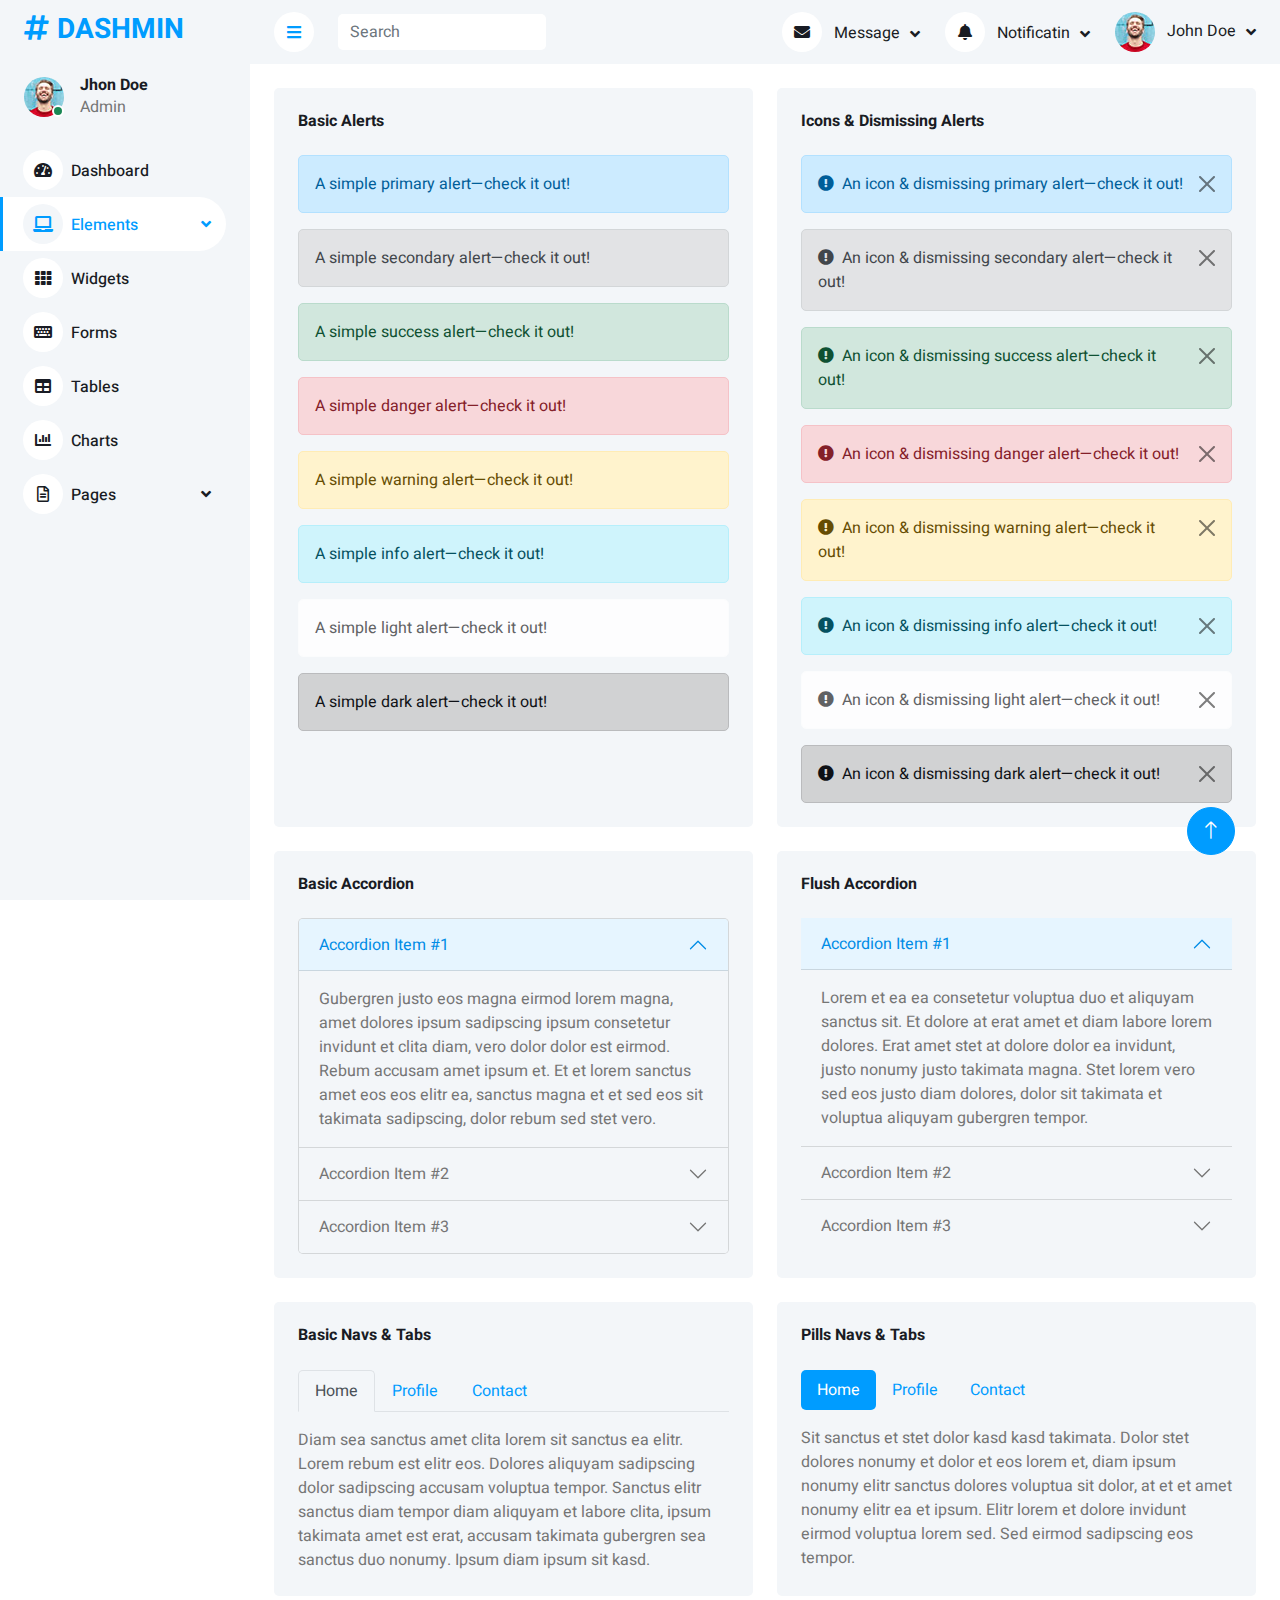
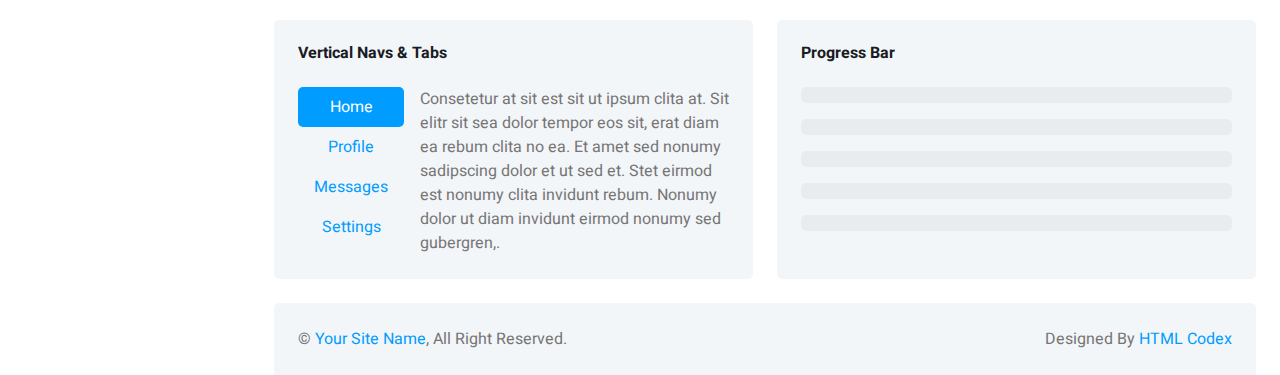
<file: dashboad/element.html>
<!DOCTYPE html>
<html lang="en">

<head>
    <meta charset="utf-8">
    <title>DASHMIN - Bootstrap Admin Template</title>
    <meta content="width=device-width, initial-scale=1.0" name="viewport">
    <meta content="" name="keywords">
    <meta content="" name="description">

    <!-- Favicon -->
    <link href="img/favicon.ico" rel="icon">

    <!-- Google Web Fonts -->
    <link rel="preconnect" href="https://fonts.googleapis.com">
    <link rel="preconnect" href="https://fonts.gstatic.com" crossorigin>
    <link href="https://fonts.googleapis.com/css2?family=Heebo:wght@400;500;600;700&display=swap" rel="stylesheet">
    
    <!-- Icon Font Stylesheet -->
    <link href="https://cdnjs.cloudflare.com/ajax/libs/font-awesome/5.10.0/css/all.min.css" rel="stylesheet">
    <link href="https://cdn.jsdelivr.net/npm/bootstrap-icons@1.4.1/font/bootstrap-icons.css" rel="stylesheet">

    <!-- Libraries Stylesheet -->
    <link href="lib/owlcarousel/assets/owl.carousel.min.css" rel="stylesheet">
    <link href="lib/tempusdominus/css/tempusdominus-bootstrap-4.min.css" rel="stylesheet" />

    <!-- Customized Bootstrap Stylesheet -->
    <link href="css/bootstrap.min.css" rel="stylesheet">

    <!-- Template Stylesheet -->
    <link href="css/style.css" rel="stylesheet">
</head>

<body>
    <div class="container-fluid position-relative bg-white d-flex p-0">
        <!-- Spinner Start -->
        <div id="spinner" class="show bg-white position-fixed translate-middle w-100 vh-100 top-50 start-50 d-flex align-items-center justify-content-center">
            <div class="spinner-border text-primary" style="width: 3rem; height: 3rem;" role="status">
                <span class="sr-only">Loading...</span>
            </div>
        </div>
        <!-- Spinner End -->


        <!-- Sidebar Start -->
        <div class="sidebar pe-4 pb-3">
            <nav class="navbar bg-light navbar-light">
                <a href="index.html" class="navbar-brand mx-4 mb-3">
                    <h3 class="text-primary"><i class="fa fa-hashtag me-2"></i>DASHMIN</h3>
                </a>
                <div class="d-flex align-items-center ms-4 mb-4">
                    <div class="position-relative">
                        <img class="rounded-circle" src="img/user.jpg" alt="" style="width: 40px; height: 40px;">
                        <div class="bg-success rounded-circle border border-2 border-white position-absolute end-0 bottom-0 p-1"></div>
                    </div>
                    <div class="ms-3">
                        <h6 class="mb-0">Jhon Doe</h6>
                        <span>Admin</span>
                    </div>
                </div>
                <div class="navbar-nav w-100">
                    <a href="index.html" class="nav-item nav-link"><i class="fa fa-tachometer-alt me-2"></i>Dashboard</a>
                    <div class="nav-item dropdown">
                        <a href="#" class="nav-link dropdown-toggle active" data-bs-toggle="dropdown"><i class="fa fa-laptop me-2"></i>Elements</a>
                        <div class="dropdown-menu bg-transparent border-0">
                            <a href="button.html" class="dropdown-item">Buttons</a>
                            <a href="typography.html" class="dropdown-item">Typography</a>
                            <a href="element.html" class="dropdown-item active">Other Elements</a>
                        </div>
                    </div>
                    <a href="widget.html" class="nav-item nav-link"><i class="fa fa-th me-2"></i>Widgets</a>
                    <a href="form.html" class="nav-item nav-link"><i class="fa fa-keyboard me-2"></i>Forms</a>
                    <a href="table.html" class="nav-item nav-link"><i class="fa fa-table me-2"></i>Tables</a>
                    <a href="chart.html" class="nav-item nav-link"><i class="fa fa-chart-bar me-2"></i>Charts</a>
                    <div class="nav-item dropdown">
                        <a href="#" class="nav-link dropdown-toggle" data-bs-toggle="dropdown"><i class="far fa-file-alt me-2"></i>Pages</a>
                        <div class="dropdown-menu bg-transparent border-0">
                            <a href="signin.html" class="dropdown-item">Sign In</a>
                            <a href="signup.html" class="dropdown-item">Sign Up</a>
                            <a href="404.html" class="dropdown-item">404 Error</a>
                            <a href="blank.html" class="dropdown-item">Blank Page</a>
                        </div>
                    </div>
                </div>
            </nav>
        </div>
        <!-- Sidebar End -->


        <!-- Content Start -->
        <div class="content">
            <!-- Navbar Start -->
            <nav class="navbar navbar-expand bg-light navbar-light sticky-top px-4 py-0">
                <a href="index.html" class="navbar-brand d-flex d-lg-none me-4">
                    <h2 class="text-primary mb-0"><i class="fa fa-hashtag"></i></h2>
                </a>
                <a href="#" class="sidebar-toggler flex-shrink-0">
                    <i class="fa fa-bars"></i>
                </a>
                <form class="d-none d-md-flex ms-4">
                    <input class="form-control border-0" type="search" placeholder="Search">
                </form>
                <div class="navbar-nav align-items-center ms-auto">
                    <div class="nav-item dropdown">
                        <a href="#" class="nav-link dropdown-toggle" data-bs-toggle="dropdown">
                            <i class="fa fa-envelope me-lg-2"></i>
                            <span class="d-none d-lg-inline-flex">Message</span>
                        </a>
                        <div class="dropdown-menu dropdown-menu-end bg-light border-0 rounded-0 rounded-bottom m-0">
                            <a href="#" class="dropdown-item">
                                <div class="d-flex align-items-center">
                                    <img class="rounded-circle" src="img/user.jpg" alt="" style="width: 40px; height: 40px;">
                                    <div class="ms-2">
                                        <h6 class="fw-normal mb-0">Jhon send you a message</h6>
                                        <small>15 minutes ago</small>
                                    </div>
                                </div>
                            </a>
                            <hr class="dropdown-divider">
                            <a href="#" class="dropdown-item">
                                <div class="d-flex align-items-center">
                                    <img class="rounded-circle" src="img/user.jpg" alt="" style="width: 40px; height: 40px;">
                                    <div class="ms-2">
                                        <h6 class="fw-normal mb-0">Jhon send you a message</h6>
                                        <small>15 minutes ago</small>
                                    </div>
                                </div>
                            </a>
                            <hr class="dropdown-divider">
                            <a href="#" class="dropdown-item">
                                <div class="d-flex align-items-center">
                                    <img class="rounded-circle" src="img/user.jpg" alt="" style="width: 40px; height: 40px;">
                                    <div class="ms-2">
                                        <h6 class="fw-normal mb-0">Jhon send you a message</h6>
                                        <small>15 minutes ago</small>
                                    </div>
                                </div>
                            </a>
                            <hr class="dropdown-divider">
                            <a href="#" class="dropdown-item text-center">See all message</a>
                        </div>
                    </div>
                    <div class="nav-item dropdown">
                        <a href="#" class="nav-link dropdown-toggle" data-bs-toggle="dropdown">
                            <i class="fa fa-bell me-lg-2"></i>
                            <span class="d-none d-lg-inline-flex">Notificatin</span>
                        </a>
                        <div class="dropdown-menu dropdown-menu-end bg-light border-0 rounded-0 rounded-bottom m-0">
                            <a href="#" class="dropdown-item">
                                <h6 class="fw-normal mb-0">Profile updated</h6>
                                <small>15 minutes ago</small>
                            </a>
                            <hr class="dropdown-divider">
                            <a href="#" class="dropdown-item">
                                <h6 class="fw-normal mb-0">New user added</h6>
                                <small>15 minutes ago</small>
                            </a>
                            <hr class="dropdown-divider">
                            <a href="#" class="dropdown-item">
                                <h6 class="fw-normal mb-0">Password changed</h6>
                                <small>15 minutes ago</small>
                            </a>
                            <hr class="dropdown-divider">
                            <a href="#" class="dropdown-item text-center">See all notifications</a>
                        </div>
                    </div>
                    <div class="nav-item dropdown">
                        <a href="#" class="nav-link dropdown-toggle" data-bs-toggle="dropdown">
                            <img class="rounded-circle me-lg-2" src="img/user.jpg" alt="" style="width: 40px; height: 40px;">
                            <span class="d-none d-lg-inline-flex">John Doe</span>
                        </a>
                        <div class="dropdown-menu dropdown-menu-end bg-light border-0 rounded-0 rounded-bottom m-0">
                            <a href="#" class="dropdown-item">My Profile</a>
                            <a href="#" class="dropdown-item">Settings</a>
                            <a href="#" class="dropdown-item">Log Out</a>
                        </div>
                    </div>
                </div>
            </nav>
            <!-- Navbar End -->


            <!-- Other Elements Start -->
            <div class="container-fluid pt-4 px-4">
                <div class="row g-4">
                    <div class="col-sm-12 col-xl-6">
                        <div class="bg-light rounded h-100 p-4">
                            <h6 class="mb-4">Basic Alerts</h6>
                            <div class="alert alert-primary" role="alert">
                                A simple primary alert—check it out!
                            </div>
                            <div class="alert alert-secondary" role="alert">
                                A simple secondary alert—check it out!
                            </div>
                            <div class="alert alert-success" role="alert">
                                A simple success alert—check it out!
                            </div>
                            <div class="alert alert-danger" role="alert">
                                A simple danger alert—check it out!
                            </div>
                            <div class="alert alert-warning" role="alert">
                                A simple warning alert—check it out!
                            </div>
                            <div class="alert alert-info" role="alert">
                                A simple info alert—check it out!
                            </div>
                            <div class="alert alert-light" role="alert">
                                A simple light alert—check it out!
                            </div>
                            <div class="alert alert-dark mb-0" role="alert">
                                A simple dark alert—check it out!
                            </div>
                        </div>
                    </div>
                    <div class="col-sm-12 col-xl-6">
                        <div class="bg-light rounded h-100 p-4">
                            <h6 class="mb-4">Icons & Dismissing Alerts</h6>
                            <div class="alert alert-primary alert-dismissible fade show" role="alert">
                                <i class="fa fa-exclamation-circle me-2"></i>An icon & dismissing primary alert—check it out!
                                <button type="button" class="btn-close" data-bs-dismiss="alert" aria-label="Close"></button>
                            </div>
                            <div class="alert alert-secondary alert-dismissible fade show" role="alert">
                                <i class="fa fa-exclamation-circle me-2"></i>An icon & dismissing secondary alert—check it out!
                                <button type="button" class="btn-close" data-bs-dismiss="alert" aria-label="Close"></button>
                            </div>
                            <div class="alert alert-success alert-dismissible fade show" role="alert">
                                <i class="fa fa-exclamation-circle me-2"></i>An icon & dismissing success alert—check it out!
                                <button type="button" class="btn-close" data-bs-dismiss="alert" aria-label="Close"></button>
                            </div>
                            <div class="alert alert-danger alert-dismissible fade show" role="alert">
                                <i class="fa fa-exclamation-circle me-2"></i>An icon & dismissing danger alert—check it out!
                                <button type="button" class="btn-close" data-bs-dismiss="alert" aria-label="Close"></button>
                            </div>
                            <div class="alert alert-warning alert-dismissible fade show" role="alert">
                                <i class="fa fa-exclamation-circle me-2"></i>An icon & dismissing warning alert—check it out!
                                <button type="button" class="btn-close" data-bs-dismiss="alert" aria-label="Close"></button>
                            </div>
                            <div class="alert alert-info alert-dismissible fade show" role="alert">
                                <i class="fa fa-exclamation-circle me-2"></i>An icon & dismissing info alert—check it out!
                                <button type="button" class="btn-close" data-bs-dismiss="alert" aria-label="Close"></button>
                            </div>
                            <div class="alert alert-light alert-dismissible fade show" role="alert">
                                <i class="fa fa-exclamation-circle me-2"></i>An icon & dismissing light alert—check it out!
                                <button type="button" class="btn-close" data-bs-dismiss="alert" aria-label="Close"></button>
                            </div>
                            <div class="alert alert-dark alert-dismissible fade show mb-0" role="alert">
                                <i class="fa fa-exclamation-circle me-2"></i>An icon & dismissing dark alert—check it out!
                                <button type="button" class="btn-close" data-bs-dismiss="alert" aria-label="Close"></button>
                            </div>
                        </div>
                    </div>
                    <div class="col-sm-12 col-xl-6">
                        <div class="bg-light rounded h-100 p-4">
                            <h6 class="mb-4">Basic Accordion</h6>
                            <div class="accordion" id="accordionExample">
                                <div class="accordion-item">
                                    <h2 class="accordion-header" id="headingOne">
                                        <button class="accordion-button" type="button" data-bs-toggle="collapse"
                                            data-bs-target="#collapseOne" aria-expanded="true"
                                            aria-controls="collapseOne">
                                            Accordion Item #1
                                        </button>
                                    </h2>
                                    <div id="collapseOne" class="accordion-collapse collapse show"
                                        aria-labelledby="headingOne" data-bs-parent="#accordionExample">
                                        <div class="accordion-body">
                                            Gubergren justo eos magna eirmod lorem magna, amet dolores ipsum sadipscing ipsum consetetur invidunt et clita diam, vero dolor dolor est eirmod. Rebum accusam amet ipsum et. Et et lorem sanctus amet eos eos elitr ea, sanctus magna et et sed eos sit takimata sadipscing, dolor rebum sed stet vero.
                                        </div>
                                    </div>
                                </div>
                                <div class="accordion-item">
                                    <h2 class="accordion-header" id="headingTwo">
                                        <button class="accordion-button collapsed" type="button"
                                            data-bs-toggle="collapse" data-bs-target="#collapseTwo"
                                            aria-expanded="false" aria-controls="collapseTwo">
                                            Accordion Item #2
                                        </button>
                                    </h2>
                                    <div id="collapseTwo" class="accordion-collapse collapse"
                                        aria-labelledby="headingTwo" data-bs-parent="#accordionExample">
                                        <div class="accordion-body">
                                            Voluptua sit dolores consetetur ea et diam est et takimata. Et erat sadipscing dolores et stet diam ut ut diam, sit aliquyam no magna et dolore lorem dolor sit. Lorem lorem sed sed duo, eirmod sit diam ipsum sit erat, lorem sit dolor diam amet ea aliquyam tempor rebum invidunt,.
                                        </div>
                                    </div>
                                </div>
                                <div class="accordion-item">
                                    <h2 class="accordion-header" id="headingThree">
                                        <button class="accordion-button collapsed" type="button"
                                            data-bs-toggle="collapse" data-bs-target="#collapseThree"
                                            aria-expanded="false" aria-controls="collapseThree">
                                            Accordion Item #3
                                        </button>
                                    </h2>
                                    <div id="collapseThree" class="accordion-collapse collapse"
                                        aria-labelledby="headingThree" data-bs-parent="#accordionExample">
                                        <div class="accordion-body">
                                            Dolore eos dolor tempor justo sea eos amet eos kasd dolor, et diam tempor lorem dolores vero. Stet dolore gubergren nonumy diam. Consetetur sit takimata magna invidunt, dolore sea amet consetetur ea et rebum, invidunt et amet sit sea. Dolor eirmod sed magna sadipscing sadipscing lorem lorem sed, sit lorem.
                                        </div>
                                    </div>
                                </div>
                            </div>
                        </div>
                    </div>
                    <div class="col-sm-12 col-xl-6">
                        <div class="bg-light rounded h-100 p-4">
                            <h6 class="mb-4">Flush Accordion</h6>
                            <div class="accordion accordion-flush" id="accordionFlushExample">
                                <div class="accordion-item">
                                    <h2 class="accordion-header" id="flush-headingOne">
                                        <button class="accordion-button" type="button"
                                            data-bs-toggle="collapse" data-bs-target="#flush-collapseOne"
                                            aria-expanded="true" aria-controls="flush-collapseOne">
                                            Accordion Item #1
                                        </button>
                                    </h2>
                                    <div id="flush-collapseOne" class="accordion-collapse collapse show"
                                        aria-labelledby="flush-headingOne" data-bs-parent="#accordionFlushExample">
                                        <div class="accordion-body">
                                            Lorem et ea ea consetetur voluptua duo et aliquyam sanctus sit. Et dolore at erat amet et diam labore lorem dolores. Erat amet stet at dolore dolor ea invidunt, justo nonumy justo takimata magna. Stet lorem vero sed eos justo diam dolores, dolor sit takimata et voluptua aliquyam gubergren tempor.
                                        </div>
                                    </div>
                                </div>
                                <div class="accordion-item">
                                    <h2 class="accordion-header" id="flush-headingTwo">
                                        <button class="accordion-button collapsed" type="button"
                                            data-bs-toggle="collapse" data-bs-target="#flush-collapseTwo"
                                            aria-expanded="false" aria-controls="flush-collapseTwo">
                                            Accordion Item #2
                                        </button>
                                    </h2>
                                    <div id="flush-collapseTwo" class="accordion-collapse collapse"
                                        aria-labelledby="flush-headingTwo" data-bs-parent="#accordionFlushExample">
                                        <div class="accordion-body">
                                            Sea diam dolore aliquyam aliquyam diam et consetetur et. Accusam amet no invidunt invidunt et consetetur, magna ut nonumy kasd erat tempor dolor et. Diam magna dolor sed amet duo dolores magna vero. Amet sit sadipscing ea diam clita lorem sit. Vero et et et tempor diam. Ipsum eirmod sit.
                                        </div>
                                    </div>
                                </div>
                                <div class="accordion-item">
                                    <h2 class="accordion-header" id="flush-headingThree">
                                        <button class="accordion-button collapsed" type="button"
                                            data-bs-toggle="collapse" data-bs-target="#flush-collapseThree"
                                            aria-expanded="false" aria-controls="flush-collapseThree">
                                            Accordion Item #3
                                        </button>
                                    </h2>
                                    <div id="flush-collapseThree" class="accordion-collapse collapse"
                                        aria-labelledby="flush-headingThree" data-bs-parent="#accordionFlushExample">
                                        <div class="accordion-body">
                                            Sea sea sit sanctus magna gubergren kasd, magna justo ea lorem lorem. Elitr aliquyam ipsum clita consetetur duo at nonumy invidunt, invidunt eos dolore vero sit amet amet magna tempor clita, takimata diam justo stet erat et vero erat. Sit ipsum eirmod sea ut vero dolores sea clita nonumy, no.
                                        </div>
                                    </div>
                                </div>
                            </div>
                        </div>
                    </div>
                    <div class="col-sm-12 col-xl-6">
                        <div class="bg-light rounded h-100 p-4">
                            <h6 class="mb-4">Basic Navs & Tabs</h6>
                            <nav>
                                <div class="nav nav-tabs" id="nav-tab" role="tablist">
                                    <button class="nav-link active" id="nav-home-tab" data-bs-toggle="tab"
                                        data-bs-target="#nav-home" type="button" role="tab" aria-controls="nav-home"
                                        aria-selected="true">Home</button>
                                    <button class="nav-link" id="nav-profile-tab" data-bs-toggle="tab"
                                        data-bs-target="#nav-profile" type="button" role="tab"
                                        aria-controls="nav-profile" aria-selected="false">Profile</button>
                                    <button class="nav-link" id="nav-contact-tab" data-bs-toggle="tab"
                                        data-bs-target="#nav-contact" type="button" role="tab"
                                        aria-controls="nav-contact" aria-selected="false">Contact</button>
                                </div>
                            </nav>
                            <div class="tab-content pt-3" id="nav-tabContent">
                                <div class="tab-pane fade show active" id="nav-home" role="tabpanel" aria-labelledby="nav-home-tab">
                                    Diam sea sanctus amet clita lorem sit sanctus ea elitr. Lorem rebum est elitr eos. Dolores aliquyam sadipscing dolor sadipscing accusam voluptua tempor. Sanctus elitr sanctus diam tempor diam aliquyam et labore clita, ipsum takimata amet est erat, accusam takimata gubergren sea sanctus duo nonumy. Ipsum diam ipsum sit kasd.
                                </div>
                                <div class="tab-pane fade" id="nav-profile" role="tabpanel" aria-labelledby="nav-profile-tab">
                                    Sanctus vero sit kasd sea gubergren takimata consetetur elitr elitr, consetetur sadipscing takimata ipsum dolores. Accusam duo accusam et labore ea elitr ipsum tempor sit, dolore aliquyam ipsum sit amet sit. Et dolore ipsum labore invidunt rebum. Sed dolore gubergren sanctus vero diam lorem rebum elitr, erat diam dolor clita.
                                </div>
                                <div class="tab-pane fade" id="nav-contact" role="tabpanel" aria-labelledby="nav-contact-tab">
                                    Sit consetetur eirmod lorem ea magna sadipscing ipsum elitr invidunt, dolores lorem erat ipsum ut aliquyam eos lorem sed. Nonumy aliquyam ea justo eos dolores dolores duo dolores. Aliquyam dolor sea dolores sit takimata no erat vero. At lorem justo tempor lorem duo, stet kasd aliquyam ipsum voluptua labore at.
                                </div>
                            </div>
                        </div>
                    </div>
                    <div class="col-sm-12 col-xl-6">
                        <div class="bg-light rounded h-100 p-4">
                            <h6 class="mb-4">Pills Navs & Tabs</h6>
                            <ul class="nav nav-pills mb-3" id="pills-tab" role="tablist">
                                <li class="nav-item" role="presentation">
                                    <button class="nav-link active" id="pills-home-tab" data-bs-toggle="pill"
                                        data-bs-target="#pills-home" type="button" role="tab" aria-controls="pills-home"
                                        aria-selected="true">Home</button>
                                </li>
                                <li class="nav-item" role="presentation">
                                    <button class="nav-link" id="pills-profile-tab" data-bs-toggle="pill"
                                        data-bs-target="#pills-profile" type="button" role="tab"
                                        aria-controls="pills-profile" aria-selected="false">Profile</button>
                                </li>
                                <li class="nav-item" role="presentation">
                                    <button class="nav-link" id="pills-contact-tab" data-bs-toggle="pill"
                                        data-bs-target="#pills-contact" type="button" role="tab"
                                        aria-controls="pills-contact" aria-selected="false">Contact</button>
                                </li>
                            </ul>
                            <div class="tab-content" id="pills-tabContent">
                                <div class="tab-pane fade show active" id="pills-home" role="tabpanel" aria-labelledby="pills-home-tab">
                                    Sit sanctus et stet dolor kasd kasd takimata. Dolor stet dolores nonumy et dolor et eos lorem et, diam ipsum nonumy elitr sanctus dolores voluptua sit dolor, at et et amet nonumy elitr ea et ipsum. Elitr lorem et dolore invidunt eirmod voluptua lorem sed. Sed eirmod sadipscing eos tempor.
                                </div>
                                <div class="tab-pane fade" id="pills-profile" role="tabpanel" aria-labelledby="pills-profile-tab">
                                    Invidunt rebum voluptua lorem eirmod dolore. Amet no sed sanctus lorem ea. Nonumy sit stet sit magna. Rebum rebum ipsum clita erat consetetur, sit dolor sit clita et amet. Est et clita dolore takimata, sea dolores tempor erat consetetur lorem. Consetetur sea sadipscing dolor et dolores et stet, tempor elitr.
                                </div>
                                <div class="tab-pane fade" id="pills-contact" role="tabpanel" aria-labelledby="pills-contact-tab">
                                    Et diam et est sed vero ipsum voluptua dolor et, sit eos justo ipsum no ipsum amet sed aliquyam dolore, ut ipsum sanctus et consetetur. Sit ea sit clita lorem ea gubergren. Et dolore vero sanctus voluptua ipsum sadipscing amet at. Et sed dolore voluptua dolor eos tempor, erat amet.
                                </div>
                            </div>
                        </div>
                    </div>
                    <div class="col-sm-12 col-xl-6">
                        <div class="bg-light rounded h-100 p-4">
                            <h6 class="mb-4">Vertical Navs & Tabs</h6>
                            <div class="d-flex align-items-start">
                                <div class="nav flex-column nav-pills me-3" id="v-pills-tab" role="tablist"
                                    aria-orientation="vertical">
                                    <button class="nav-link active" id="v-pills-home-tab" data-bs-toggle="pill"
                                        data-bs-target="#v-pills-home" type="button" role="tab"
                                        aria-controls="v-pills-home" aria-selected="true">Home</button>
                                    <button class="nav-link" id="v-pills-profile-tab" data-bs-toggle="pill"
                                        data-bs-target="#v-pills-profile" type="button" role="tab"
                                        aria-controls="v-pills-profile" aria-selected="false">Profile</button>
                                    <button class="nav-link" id="v-pills-messages-tab" data-bs-toggle="pill"
                                        data-bs-target="#v-pills-messages" type="button" role="tab"
                                        aria-controls="v-pills-messages" aria-selected="false">Messages</button>
                                    <button class="nav-link" id="v-pills-settings-tab" data-bs-toggle="pill"
                                        data-bs-target="#v-pills-settings" type="button" role="tab"
                                        aria-controls="v-pills-settings" aria-selected="false">Settings</button>
                                </div>
                                <div class="tab-content" id="v-pills-tabContent">
                                    <div class="tab-pane fade show active" id="v-pills-home" role="tabpanel" aria-labelledby="v-pills-home-tab">
                                        Consetetur at sit est sit ut ipsum clita at. Sit elitr sit sea dolor tempor eos sit, erat diam ea rebum clita no ea. Et amet sed nonumy sadipscing dolor et ut sed et. Stet eirmod est nonumy clita invidunt rebum. Nonumy dolor ut diam invidunt eirmod nonumy sed gubergren,.
                                    </div>
                                    <div class="tab-pane fade" id="v-pills-profile" role="tabpanel" aria-labelledby="v-pills-profile-tab">
                                        Tempor et kasd accusam duo et dolor no accusam dolore, dolor sed voluptua duo no, sit et stet lorem dolor ipsum tempor consetetur vero, consetetur est eos sit eirmod erat diam accusam sadipscing sit. Takimata erat ea eirmod tempor elitr dolore sadipscing kasd justo, elitr tempor sed eos sadipscing magna.
                                    </div>
                                    <div class="tab-pane fade" id="v-pills-messages" role="tabpanel" aria-labelledby="v-pills-messages-tab">
                                        Sed kasd kasd ea clita sed lorem amet tempor est voluptua, labore stet dolores gubergren clita lorem sed nonumy at. Dolores et ut erat voluptua. Est voluptua stet accusam rebum, elitr amet sit takimata sea eirmod. Sanctus elitr amet sit dolore sea stet et ut. Dolor et sanctus elitr ut.
                                    </div>
                                    <div class="tab-pane fade" id="v-pills-settings" role="tabpanel" aria-labelledby="v-pills-settings-tab">
                                        Sit et vero kasd sea et at, aliquyam takimata et et est, labore et takimata sed ut stet sanctus, nonumy dolor invidunt sit labore et, amet et dolor sit dolor tempor et dolor ipsum nonumy, accusam clita sadipscing ut et labore labore est, dolore accusam vero at est sit. Invidunt.
                                    </div>
                                </div>
                            </div>
                        </div>
                    </div>
                    <div class="col-sm-12 col-xl-6">
                        <div class="bg-light rounded h-100 p-4">
                            <h6 class="mb-4">Progress Bar</h6>
                            <div class="pg-bar mb-3">
                                <div class="progress">
                                    <div class="progress-bar progress-bar-striped" role="progressbar" aria-valuenow="10" aria-valuemin="0" aria-valuemax="100"></div>
                                </div>
                            </div>
                            <div class="pg-bar mb-3">
                                <div class="progress">
                                    <div class="progress-bar progress-bar-striped bg-success" role="progressbar" aria-valuenow="25" aria-valuemin="0" aria-valuemax="100"></div>
                                </div>
                            </div>
                            <div class="pg-bar mb-3">
                                <div class="progress">
                                    <div class="progress-bar progress-bar-striped bg-info" role="progressbar" aria-valuenow="50" aria-valuemin="0" aria-valuemax="100"></div>
                                </div>
                            </div>
                            <div class="pg-bar mb-3">
                                <div class="progress">
                                    <div class="progress-bar progress-bar-striped bg-warning" role="progressbar" aria-valuenow="75" aria-valuemin="0" aria-valuemax="100"></div>
                                </div>
                            </div>
                            <div class="pg-bar mb-0">
                                <div class="progress">
                                    <div class="progress-bar progress-bar-striped bg-danger" role="progressbar" aria-valuenow="100" aria-valuemin="0" aria-valuemax="100"></div>
                                </div>
                            </div>
                        </div>
                    </div>
                </div>
            </div>
            <!-- Other Elements End -->


            <!-- Footer Start -->
            <div class="container-fluid pt-4 px-4">
                <div class="bg-light rounded-top p-4">
                    <div class="row">
                        <div class="col-12 col-sm-6 text-center text-sm-start">
                            &copy; <a href="#">Your Site Name</a>, All Right Reserved. 
                        </div>
                        <div class="col-12 col-sm-6 text-center text-sm-end">
                            <!--/*** This template is free as long as you keep the footer author’s credit link/attribution link/backlink. If you'd like to use the template without the footer author’s credit link/attribution link/backlink, you can purchase the Credit Removal License from "https://htmlcodex.com/credit-removal". Thank you for your support. ***/-->
                            Designed By <a href="https://htmlcodex.com">HTML Codex</a>
                        </div>
                    </div>
                </div>
            </div>
            <!-- Footer End -->
        </div>
        <!-- Content End -->


        <!-- Back to Top -->
        <a href="#" class="btn btn-lg btn-primary btn-lg-square back-to-top"><i class="bi bi-arrow-up"></i></a>
    </div>

    <!-- JavaScript Libraries -->
    <script src="https://code.jquery.com/jquery-3.4.1.min.js"></script>
    <script src="https://cdn.jsdelivr.net/npm/bootstrap@5.0.0/dist/js/bootstrap.bundle.min.js"></script>
    <script src="lib/chart/chart.min.js"></script>
    <script src="lib/easing/easing.min.js"></script>
    <script src="lib/waypoints/waypoints.min.js"></script>
    <script src="lib/owlcarousel/owl.carousel.min.js"></script>
    <script src="lib/tempusdominus/js/moment.min.js"></script>
    <script src="lib/tempusdominus/js/moment-timezone.min.js"></script>
    <script src="lib/tempusdominus/js/tempusdominus-bootstrap-4.min.js"></script>

    <!-- Template Javascript -->
    <script src="js/main.js"></script>
</body>

</html>
</file>
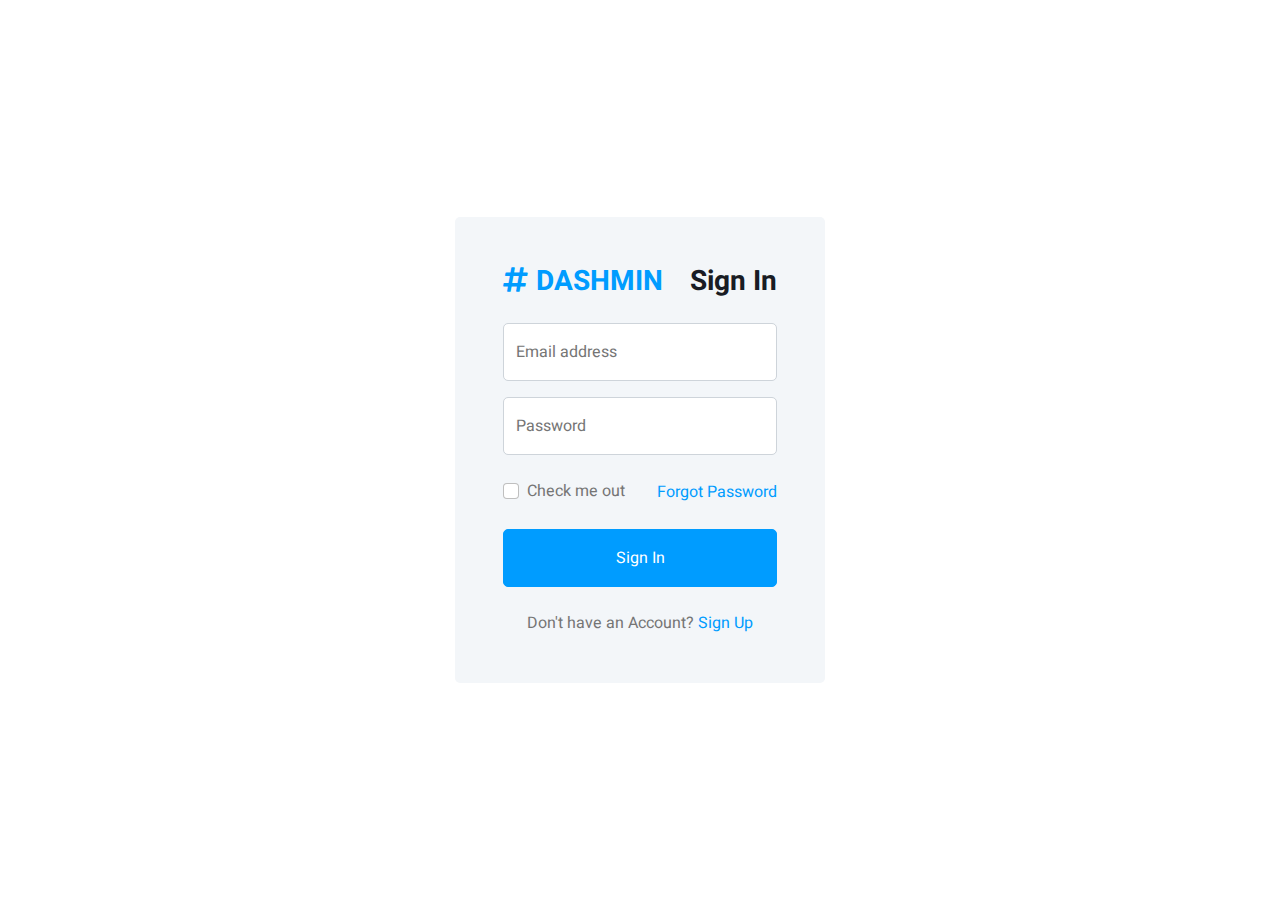
<file: dashboad/signin.html>
<!DOCTYPE html>
<html lang="en">

<head>
    <meta charset="utf-8">
    <title>DASHMIN - Bootstrap Admin Template</title>
    <meta content="width=device-width, initial-scale=1.0" name="viewport">
    <meta content="" name="keywords">
    <meta content="" name="description">

    <!-- Favicon -->
    <link href="img/favicon.ico" rel="icon">

    <!-- Google Web Fonts -->
    <link rel="preconnect" href="https://fonts.googleapis.com">
    <link rel="preconnect" href="https://fonts.gstatic.com" crossorigin>
    <link href="https://fonts.googleapis.com/css2?family=Heebo:wght@400;500;600;700&display=swap" rel="stylesheet">
    
    <!-- Icon Font Stylesheet -->
    <link href="https://cdnjs.cloudflare.com/ajax/libs/font-awesome/5.10.0/css/all.min.css" rel="stylesheet">
    <link href="https://cdn.jsdelivr.net/npm/bootstrap-icons@1.4.1/font/bootstrap-icons.css" rel="stylesheet">

    <!-- Libraries Stylesheet -->
    <link href="lib/owlcarousel/assets/owl.carousel.min.css" rel="stylesheet">
    <link href="lib/tempusdominus/css/tempusdominus-bootstrap-4.min.css" rel="stylesheet" />

    <!-- Customized Bootstrap Stylesheet -->
    <link href="css/bootstrap.min.css" rel="stylesheet">

    <!-- Template Stylesheet -->
    <link href="css/style.css" rel="stylesheet">
</head>

<body>
    <div class="container-fluid position-relative bg-white d-flex p-0">
        <!-- Spinner Start -->
        <div id="spinner" class="show bg-white position-fixed translate-middle w-100 vh-100 top-50 start-50 d-flex align-items-center justify-content-center">
            <div class="spinner-border text-primary" style="width: 3rem; height: 3rem;" role="status">
                <span class="sr-only">Loading...</span>
            </div>
        </div>
        <!-- Spinner End -->


        <!-- Sign In Start -->
        <div class="container-fluid">
            <div class="row h-100 align-items-center justify-content-center" style="min-height: 100vh;">
                <div class="col-12 col-sm-8 col-md-6 col-lg-5 col-xl-4">
                    <div class="bg-light rounded p-4 p-sm-5 my-4 mx-3">
                        <div class="d-flex align-items-center justify-content-between mb-3">
                            <a href="index.html" class="">
                                <h3 class="text-primary"><i class="fa fa-hashtag me-2"></i>DASHMIN</h3>
                            </a>
                            <h3>Sign In</h3>
                        </div>
                        <div class="form-floating mb-3">
                            <input type="email" class="form-control" id="floatingInput" placeholder="name@example.com">
                            <label for="floatingInput">Email address</label>
                        </div>
                        <div class="form-floating mb-4">
                            <input type="password" class="form-control" id="floatingPassword" placeholder="Password">
                            <label for="floatingPassword">Password</label>
                        </div>
                        <div class="d-flex align-items-center justify-content-between mb-4">
                            <div class="form-check">
                                <input type="checkbox" class="form-check-input" id="exampleCheck1">
                                <label class="form-check-label" for="exampleCheck1">Check me out</label>
                            </div>
                            <a href="">Forgot Password</a>
                        </div>
                        <button type="submit" class="btn btn-primary py-3 w-100 mb-4">Sign In</button>
                        <p class="text-center mb-0">Don't have an Account? <a href="">Sign Up</a></p>
                    </div>
                </div>
            </div>
        </div>
        <!-- Sign In End -->
    </div>

    <!-- JavaScript Libraries -->
    <script src="https://code.jquery.com/jquery-3.4.1.min.js"></script>
    <script src="https://cdn.jsdelivr.net/npm/bootstrap@5.0.0/dist/js/bootstrap.bundle.min.js"></script>
    <script src="lib/chart/chart.min.js"></script>
    <script src="lib/easing/easing.min.js"></script>
    <script src="lib/waypoints/waypoints.min.js"></script>
    <script src="lib/owlcarousel/owl.carousel.min.js"></script>
    <script src="lib/tempusdominus/js/moment.min.js"></script>
    <script src="lib/tempusdominus/js/moment-timezone.min.js"></script>
    <script src="lib/tempusdominus/js/tempusdominus-bootstrap-4.min.js"></script>

    <!-- Template Javascript -->
    <script src="js/main.js"></script>
</body>

</html>
</file>
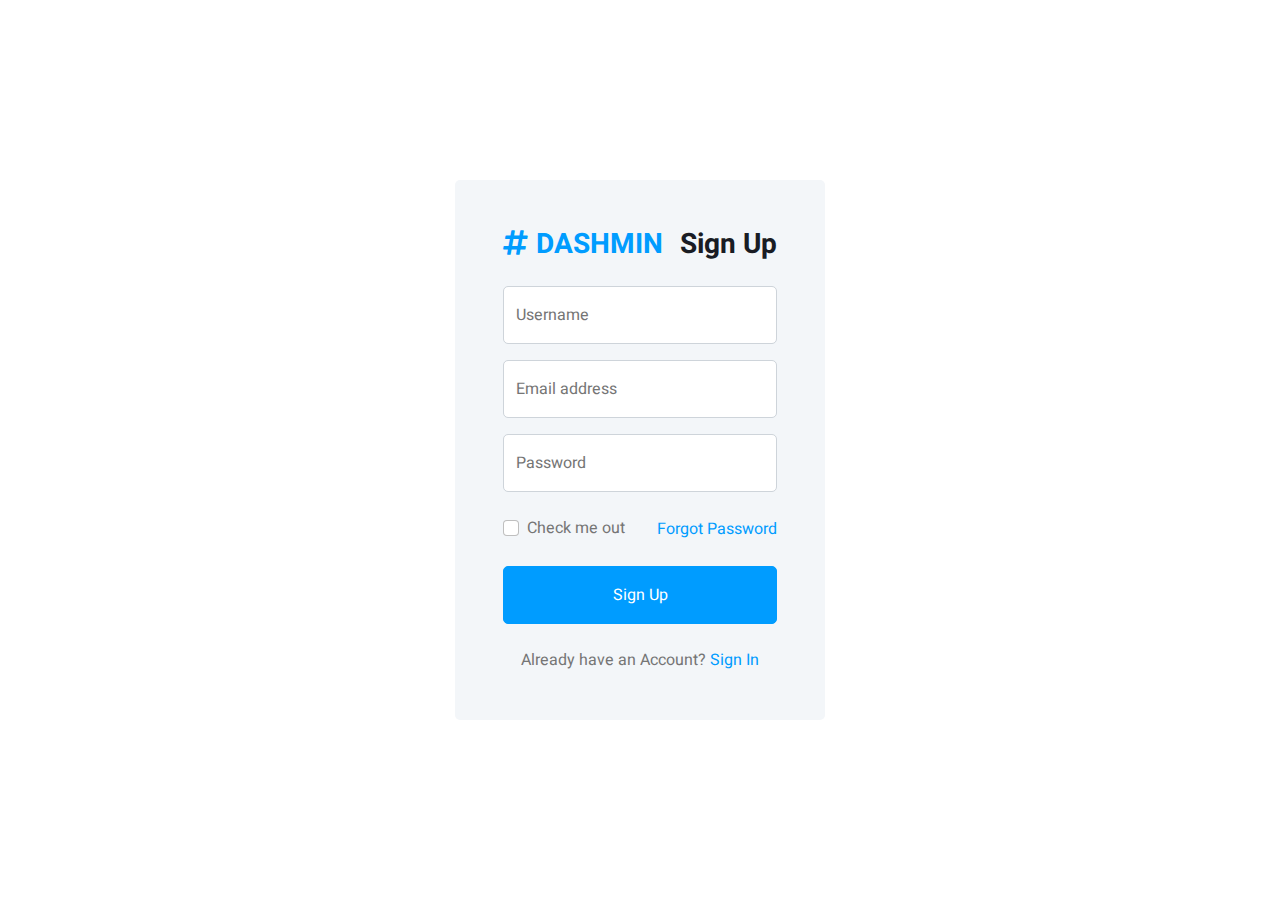
<file: dashboad/signup.html>
<!DOCTYPE html>
<html lang="en">

<head>
    <meta charset="utf-8">
    <title>DASHMIN - Bootstrap Admin Template</title>
    <meta content="width=device-width, initial-scale=1.0" name="viewport">
    <meta content="" name="keywords">
    <meta content="" name="description">

    <!-- Favicon -->
    <link href="img/favicon.ico" rel="icon">

    <!-- Google Web Fonts -->
    <link rel="preconnect" href="https://fonts.googleapis.com">
    <link rel="preconnect" href="https://fonts.gstatic.com" crossorigin>
    <link href="https://fonts.googleapis.com/css2?family=Heebo:wght@400;500;600;700&display=swap" rel="stylesheet">
    
    <!-- Icon Font Stylesheet -->
    <link href="https://cdnjs.cloudflare.com/ajax/libs/font-awesome/5.10.0/css/all.min.css" rel="stylesheet">
    <link href="https://cdn.jsdelivr.net/npm/bootstrap-icons@1.4.1/font/bootstrap-icons.css" rel="stylesheet">

    <!-- Libraries Stylesheet -->
    <link href="lib/owlcarousel/assets/owl.carousel.min.css" rel="stylesheet">
    <link href="lib/tempusdominus/css/tempusdominus-bootstrap-4.min.css" rel="stylesheet" />

    <!-- Customized Bootstrap Stylesheet -->
    <link href="css/bootstrap.min.css" rel="stylesheet">

    <!-- Template Stylesheet -->
    <link href="css/style.css" rel="stylesheet">
</head>

<body>
    <div class="container-fluid position-relative bg-white d-flex p-0">
        <!-- Spinner Start -->
        <div id="spinner" class="show bg-white position-fixed translate-middle w-100 vh-100 top-50 start-50 d-flex align-items-center justify-content-center">
            <div class="spinner-border text-primary" style="width: 3rem; height: 3rem;" role="status">
                <span class="sr-only">Loading...</span>
            </div>
        </div>
        <!-- Spinner End -->


        <!-- Sign Up Start -->
        <div class="container-fluid">
            <div class="row h-100 align-items-center justify-content-center" style="min-height: 100vh;">
                <div class="col-12 col-sm-8 col-md-6 col-lg-5 col-xl-4">
                    <div class="bg-light rounded p-4 p-sm-5 my-4 mx-3">
                        <div class="d-flex align-items-center justify-content-between mb-3">
                            <a href="index.html" class="">
                                <h3 class="text-primary"><i class="fa fa-hashtag me-2"></i>DASHMIN</h3>
                            </a>
                            <h3>Sign Up</h3>
                        </div>
                        <div class="form-floating mb-3">
                            <input type="text" class="form-control" id="floatingText" placeholder="jhondoe">
                            <label for="floatingText">Username</label>
                        </div>
                        <div class="form-floating mb-3">
                            <input type="email" class="form-control" id="floatingInput" placeholder="name@example.com">
                            <label for="floatingInput">Email address</label>
                        </div>
                        <div class="form-floating mb-4">
                            <input type="password" class="form-control" id="floatingPassword" placeholder="Password">
                            <label for="floatingPassword">Password</label>
                        </div>
                        <div class="d-flex align-items-center justify-content-between mb-4">
                            <div class="form-check">
                                <input type="checkbox" class="form-check-input" id="exampleCheck1">
                                <label class="form-check-label" for="exampleCheck1">Check me out</label>
                            </div>
                            <a href="">Forgot Password</a>
                        </div>
                        <button type="submit" class="btn btn-primary py-3 w-100 mb-4">Sign Up</button>
                        <p class="text-center mb-0">Already have an Account? <a href="">Sign In</a></p>
                    </div>
                </div>
            </div>
        </div>
        <!-- Sign Up End -->
    </div>

    <!-- JavaScript Libraries -->
    <script src="https://code.jquery.com/jquery-3.4.1.min.js"></script>
    <script src="https://cdn.jsdelivr.net/npm/bootstrap@5.0.0/dist/js/bootstrap.bundle.min.js"></script>
    <script src="lib/chart/chart.min.js"></script>
    <script src="lib/easing/easing.min.js"></script>
    <script src="lib/waypoints/waypoints.min.js"></script>
    <script src="lib/owlcarousel/owl.carousel.min.js"></script>
    <script src="lib/tempusdominus/js/moment.min.js"></script>
    <script src="lib/tempusdominus/js/moment-timezone.min.js"></script>
    <script src="lib/tempusdominus/js/tempusdominus-bootstrap-4.min.js"></script>

    <!-- Template Javascript -->
    <script src="js/main.js"></script>
</body>

</html>
</file>
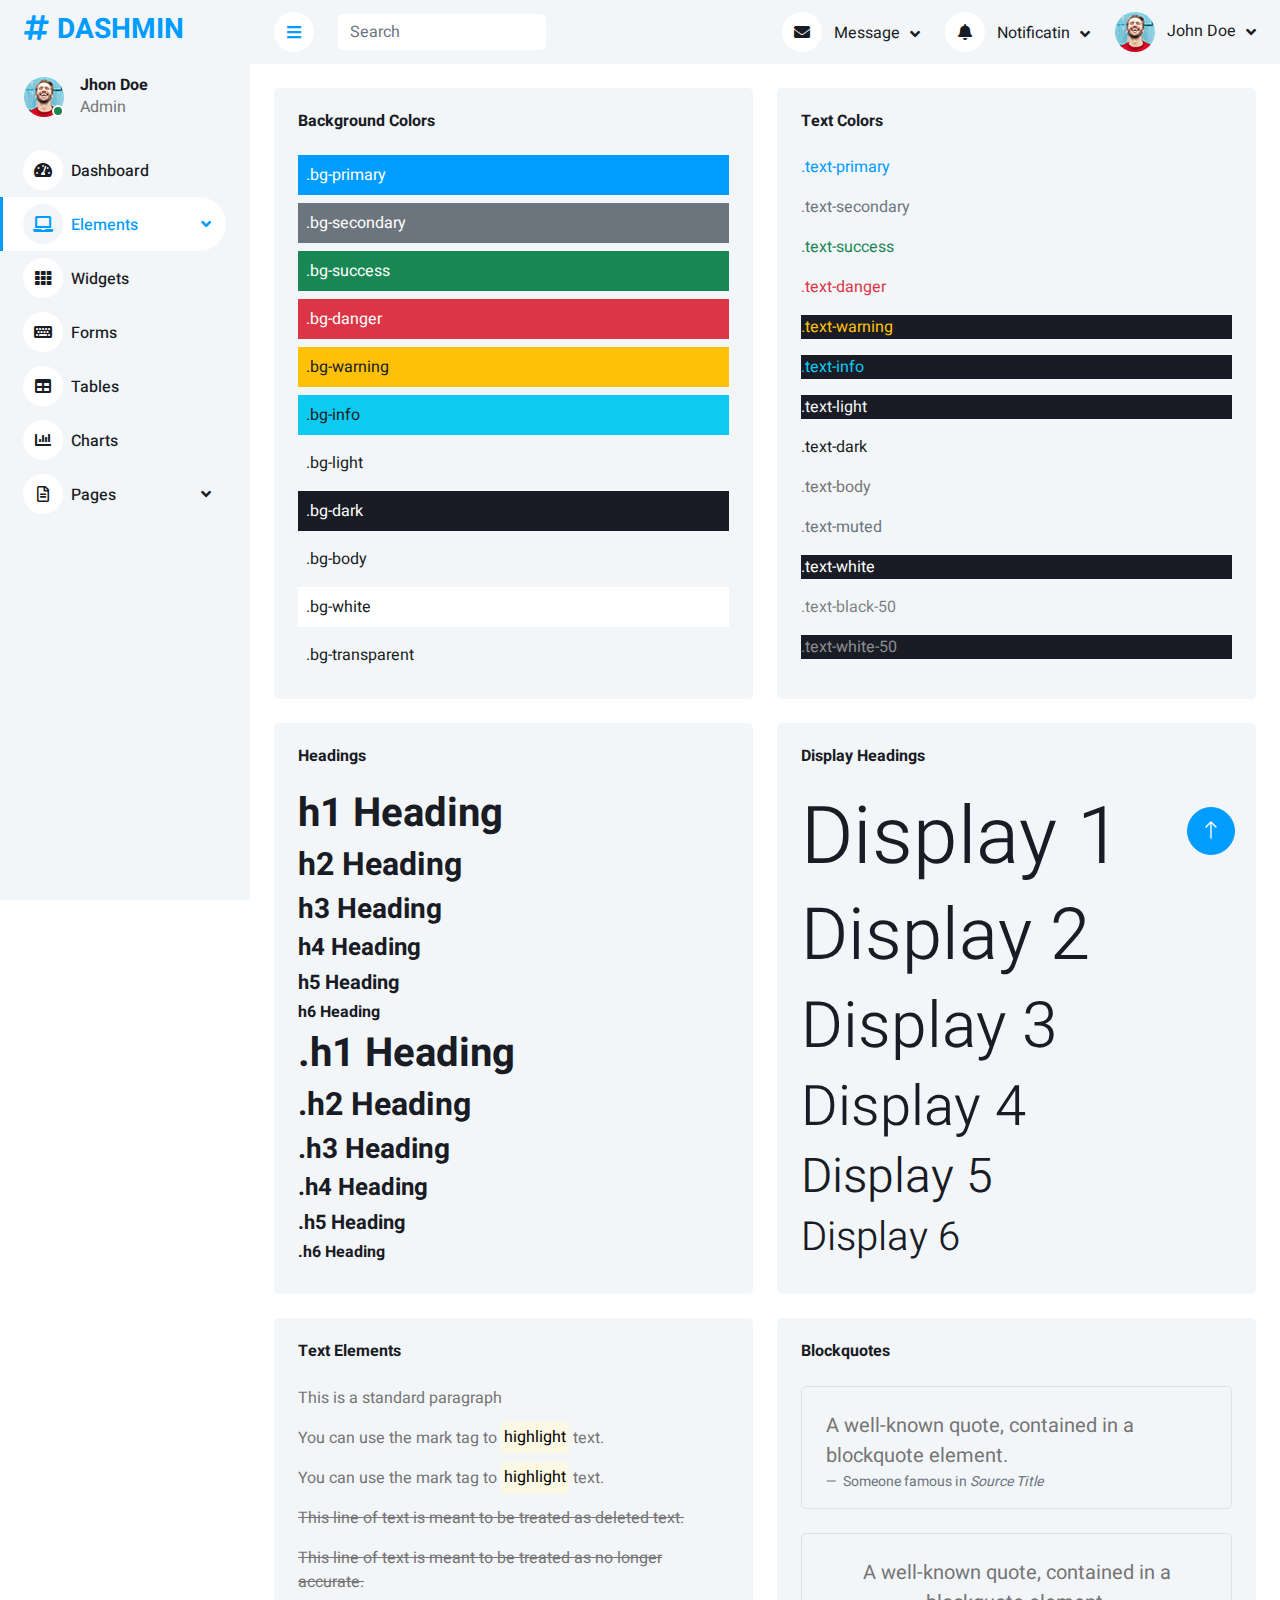
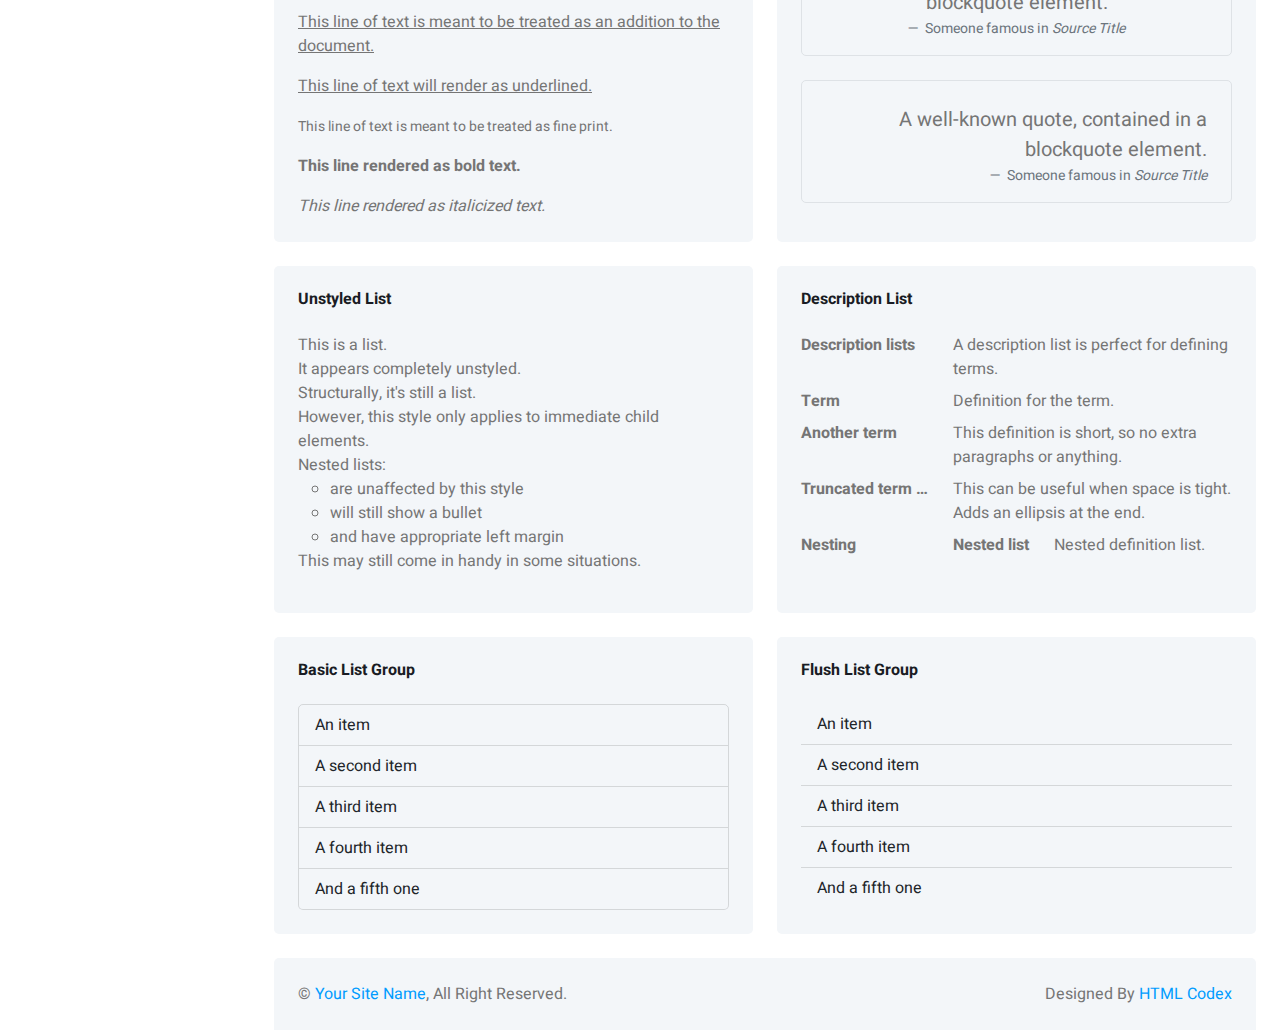
<file: dashboad/typography.html>
<!DOCTYPE html>
<html lang="en">

<head>
    <meta charset="utf-8">
    <title>DASHMIN - Bootstrap Admin Template</title>
    <meta content="width=device-width, initial-scale=1.0" name="viewport">
    <meta content="" name="keywords">
    <meta content="" name="description">

    <!-- Favicon -->
    <link href="img/favicon.ico" rel="icon">

    <!-- Google Web Fonts -->
    <link rel="preconnect" href="https://fonts.googleapis.com">
    <link rel="preconnect" href="https://fonts.gstatic.com" crossorigin>
    <link href="https://fonts.googleapis.com/css2?family=Heebo:wght@400;500;600;700&display=swap" rel="stylesheet">
    
    <!-- Icon Font Stylesheet -->
    <link href="https://cdnjs.cloudflare.com/ajax/libs/font-awesome/5.10.0/css/all.min.css" rel="stylesheet">
    <link href="https://cdn.jsdelivr.net/npm/bootstrap-icons@1.4.1/font/bootstrap-icons.css" rel="stylesheet">

    <!-- Libraries Stylesheet -->
    <link href="lib/owlcarousel/assets/owl.carousel.min.css" rel="stylesheet">
    <link href="lib/tempusdominus/css/tempusdominus-bootstrap-4.min.css" rel="stylesheet" />

    <!-- Customized Bootstrap Stylesheet -->
    <link href="css/bootstrap.min.css" rel="stylesheet">

    <!-- Template Stylesheet -->
    <link href="css/style.css" rel="stylesheet">
</head>

<body>
    <div class="container-fluid position-relative bg-white d-flex p-0">
        <!-- Spinner Start -->
        <div id="spinner" class="show bg-white position-fixed translate-middle w-100 vh-100 top-50 start-50 d-flex align-items-center justify-content-center">
            <div class="spinner-border text-primary" style="width: 3rem; height: 3rem;" role="status">
                <span class="sr-only">Loading...</span>
            </div>
        </div>
        <!-- Spinner End -->


        <!-- Sidebar Start -->
        <div class="sidebar pe-4 pb-3">
            <nav class="navbar bg-light navbar-light">
                <a href="index.html" class="navbar-brand mx-4 mb-3">
                    <h3 class="text-primary"><i class="fa fa-hashtag me-2"></i>DASHMIN</h3>
                </a>
                <div class="d-flex align-items-center ms-4 mb-4">
                    <div class="position-relative">
                        <img class="rounded-circle" src="img/user.jpg" alt="" style="width: 40px; height: 40px;">
                        <div class="bg-success rounded-circle border border-2 border-white position-absolute end-0 bottom-0 p-1"></div>
                    </div>
                    <div class="ms-3">
                        <h6 class="mb-0">Jhon Doe</h6>
                        <span>Admin</span>
                    </div>
                </div>
                <div class="navbar-nav w-100">
                    <a href="index.html" class="nav-item nav-link"><i class="fa fa-tachometer-alt me-2"></i>Dashboard</a>
                    <div class="nav-item dropdown">
                        <a href="#" class="nav-link dropdown-toggle active" data-bs-toggle="dropdown"><i class="fa fa-laptop me-2"></i>Elements</a>
                        <div class="dropdown-menu bg-transparent border-0">
                            <a href="button.html" class="dropdown-item">Buttons</a>
                            <a href="typography.html" class="dropdown-item active">Typography</a>
                            <a href="element.html" class="dropdown-item">Other Elements</a>
                        </div>
                    </div>
                    <a href="widget.html" class="nav-item nav-link"><i class="fa fa-th me-2"></i>Widgets</a>
                    <a href="form.html" class="nav-item nav-link"><i class="fa fa-keyboard me-2"></i>Forms</a>
                    <a href="table.html" class="nav-item nav-link"><i class="fa fa-table me-2"></i>Tables</a>
                    <a href="chart.html" class="nav-item nav-link"><i class="fa fa-chart-bar me-2"></i>Charts</a>
                    <div class="nav-item dropdown">
                        <a href="#" class="nav-link dropdown-toggle" data-bs-toggle="dropdown"><i class="far fa-file-alt me-2"></i>Pages</a>
                        <div class="dropdown-menu bg-transparent border-0">
                            <a href="signin.html" class="dropdown-item">Sign In</a>
                            <a href="signup.html" class="dropdown-item">Sign Up</a>
                            <a href="404.html" class="dropdown-item">404 Error</a>
                            <a href="blank.html" class="dropdown-item">Blank Page</a>
                        </div>
                    </div>
                </div>
            </nav>
        </div>
        <!-- Sidebar End -->


        <!-- Content Start -->
        <div class="content">
            <!-- Navbar Start -->
            <nav class="navbar navbar-expand bg-light navbar-light sticky-top px-4 py-0">
                <a href="index.html" class="navbar-brand d-flex d-lg-none me-4">
                    <h2 class="text-primary mb-0"><i class="fa fa-hashtag"></i></h2>
                </a>
                <a href="#" class="sidebar-toggler flex-shrink-0">
                    <i class="fa fa-bars"></i>
                </a>
                <form class="d-none d-md-flex ms-4">
                    <input class="form-control border-0" type="search" placeholder="Search">
                </form>
                <div class="navbar-nav align-items-center ms-auto">
                    <div class="nav-item dropdown">
                        <a href="#" class="nav-link dropdown-toggle" data-bs-toggle="dropdown">
                            <i class="fa fa-envelope me-lg-2"></i>
                            <span class="d-none d-lg-inline-flex">Message</span>
                        </a>
                        <div class="dropdown-menu dropdown-menu-end bg-light border-0 rounded-0 rounded-bottom m-0">
                            <a href="#" class="dropdown-item">
                                <div class="d-flex align-items-center">
                                    <img class="rounded-circle" src="img/user.jpg" alt="" style="width: 40px; height: 40px;">
                                    <div class="ms-2">
                                        <h6 class="fw-normal mb-0">Jhon send you a message</h6>
                                        <small>15 minutes ago</small>
                                    </div>
                                </div>
                            </a>
                            <hr class="dropdown-divider">
                            <a href="#" class="dropdown-item">
                                <div class="d-flex align-items-center">
                                    <img class="rounded-circle" src="img/user.jpg" alt="" style="width: 40px; height: 40px;">
                                    <div class="ms-2">
                                        <h6 class="fw-normal mb-0">Jhon send you a message</h6>
                                        <small>15 minutes ago</small>
                                    </div>
                                </div>
                            </a>
                            <hr class="dropdown-divider">
                            <a href="#" class="dropdown-item">
                                <div class="d-flex align-items-center">
                                    <img class="rounded-circle" src="img/user.jpg" alt="" style="width: 40px; height: 40px;">
                                    <div class="ms-2">
                                        <h6 class="fw-normal mb-0">Jhon send you a message</h6>
                                        <small>15 minutes ago</small>
                                    </div>
                                </div>
                            </a>
                            <hr class="dropdown-divider">
                            <a href="#" class="dropdown-item text-center">See all message</a>
                        </div>
                    </div>
                    <div class="nav-item dropdown">
                        <a href="#" class="nav-link dropdown-toggle" data-bs-toggle="dropdown">
                            <i class="fa fa-bell me-lg-2"></i>
                            <span class="d-none d-lg-inline-flex">Notificatin</span>
                        </a>
                        <div class="dropdown-menu dropdown-menu-end bg-light border-0 rounded-0 rounded-bottom m-0">
                            <a href="#" class="dropdown-item">
                                <h6 class="fw-normal mb-0">Profile updated</h6>
                                <small>15 minutes ago</small>
                            </a>
                            <hr class="dropdown-divider">
                            <a href="#" class="dropdown-item">
                                <h6 class="fw-normal mb-0">New user added</h6>
                                <small>15 minutes ago</small>
                            </a>
                            <hr class="dropdown-divider">
                            <a href="#" class="dropdown-item">
                                <h6 class="fw-normal mb-0">Password changed</h6>
                                <small>15 minutes ago</small>
                            </a>
                            <hr class="dropdown-divider">
                            <a href="#" class="dropdown-item text-center">See all notifications</a>
                        </div>
                    </div>
                    <div class="nav-item dropdown">
                        <a href="#" class="nav-link dropdown-toggle" data-bs-toggle="dropdown">
                            <img class="rounded-circle me-lg-2" src="img/user.jpg" alt="" style="width: 40px; height: 40px;">
                            <span class="d-none d-lg-inline-flex">John Doe</span>
                        </a>
                        <div class="dropdown-menu dropdown-menu-end bg-light border-0 rounded-0 rounded-bottom m-0">
                            <a href="#" class="dropdown-item">My Profile</a>
                            <a href="#" class="dropdown-item">Settings</a>
                            <a href="#" class="dropdown-item">Log Out</a>
                        </div>
                    </div>
                </div>
            </nav>
            <!-- Navbar End -->


            <!-- Typography Start -->
            <div class="container-fluid pt-4 px-4">
                <div class="row g-4">
                    <div class="col-sm-12 col-xl-6">
                        <div class="bg-light rounded h-100 p-4">
                            <h6 class="mb-4">Background Colors</h6>
                            <div class="p-2 mb-2 bg-primary text-white">.bg-primary</div>
                            <div class="p-2 mb-2 bg-secondary text-white">.bg-secondary</div>
                            <div class="p-2 mb-2 bg-success text-white">.bg-success</div>
                            <div class="p-2 mb-2 bg-danger text-white">.bg-danger</div>
                            <div class="p-2 mb-2 bg-warning text-dark">.bg-warning</div>
                            <div class="p-2 mb-2 bg-info text-dark">.bg-info</div>
                            <div class="p-2 mb-2 bg-light text-dark">.bg-light</div>
                            <div class="p-2 mb-2 bg-dark text-white">.bg-dark</div>
                            <div class="p-2 mb-2 bg-body text-dark">.bg-body</div>
                            <div class="p-2 mb-2 bg-white text-dark">.bg-white</div>
                            <div class="p-2 mb-0 bg-transparent text-dark">.bg-transparent</div>
                        </div>
                    </div>
                    <div class="col-sm-12 col-xl-6">
                        <div class="bg-light rounded h-100 p-4">
                            <h6 class="mb-4">Text Colors</h6>
                            <p class="text-primary">.text-primary</p>
                            <p class="text-secondary">.text-secondary</p>
                            <p class="text-success">.text-success</p>
                            <p class="text-danger">.text-danger</p>
                            <p class="text-warning bg-dark">.text-warning</p>
                            <p class="text-info bg-dark">.text-info</p>
                            <p class="text-light bg-dark">.text-light</p>
                            <p class="text-dark">.text-dark</p>
                            <p class="text-body">.text-body</p>
                            <p class="text-muted">.text-muted</p>
                            <p class="text-white bg-dark">.text-white</p>
                            <p class="text-black-50">.text-black-50</p>
                            <p class="text-white-50 bg-dark mb-0">.text-white-50</p>
                        </div>
                    </div>
                    <div class="col-sm-12 col-xl-6">
                        <div class="bg-light rounded h-100 p-4">
                            <h6 class="mb-4">Headings</h6>
                            <h1>h1 Heading</h1>
                            <h2>h2 Heading</h2>
                            <h3>h3 Heading</h3>
                            <h4>h4 Heading</h4>
                            <h5>h5 Heading</h5>
                            <h6>h6 Heading</h6>
                            <p class="h1">.h1 Heading</p>
                            <p class="h2">.h2 Heading</p>
                            <p class="h3">.h3 Heading</p>
                            <p class="h4">.h4 Heading</p>
                            <p class="h5">.h5 Heading</p>
                            <p class="h6">.h6 Heading</p>
                        </div>
                    </div>
                    <div class="col-sm-12 col-xl-6">
                        <div class="bg-light rounded h-100 p-4">
                            <h6 class="mb-4">Display Headings</h6>
                            <h1 class="display-1">Display 1</h1>
                            <h1 class="display-2">Display 2</h1>
                            <h1 class="display-3">Display 3</h1>
                            <h1 class="display-4">Display 4</h1>
                            <h1 class="display-5">Display 5</h1>
                            <h1 class="display-6 mb-0">Display 6</h1>
                        </div>
                    </div>
                    <div class="col-sm-12 col-xl-6">
                        <div class="bg-light rounded h-100 p-4">
                            <h6 class="mb-4">Text Elements</h6>
                            <p>This is a standard paragraph</p>
                            <p>You can use the mark tag to <mark>highlight</mark> text.</p>
                            <p>You can use the mark tag to <mark>highlight</mark> text.</p>
                            <p><del>This line of text is meant to be treated as deleted text.</del></p>
                            <p><s>This line of text is meant to be treated as no longer accurate.</s></p>
                            <p><ins>This line of text is meant to be treated as an addition to the document.</ins></p>
                            <p><u>This line of text will render as underlined.</u></p>
                            <p><small>This line of text is meant to be treated as fine print.</small></p>
                            <p><strong>This line rendered as bold text.</strong></p>
                            <p class="mb-0"><em>This line rendered as italicized text.</em></p>
                        </div>
                    </div>
                    <div class="col-sm-12 col-xl-6">
                        <div class="bg-light rounded h-100 p-4">
                            <h6 class="mb-4">Blockquotes</h6>
                            <div class="border rounded p-4 pb-0 mb-4">
                                <figure>
                                    <blockquote class="blockquote">
                                        <p>A well-known quote, contained in a blockquote element.</p>
                                    </blockquote>
                                    <figcaption class="blockquote-footer">
                                        Someone famous in <cite title="Source Title">Source Title</cite>
                                    </figcaption>
                                </figure>
                            </div>
                            <div class="border rounded p-4 pb-0 mb-4">
                                <figure class="text-center">
                                    <blockquote class="blockquote">
                                        <p>A well-known quote, contained in a blockquote element.</p>
                                    </blockquote>
                                    <figcaption class="blockquote-footer">
                                        Someone famous in <cite title="Source Title">Source Title</cite>
                                    </figcaption>
                                </figure>
                            </div>
                            <div class="border rounded p-4 pb-0 mb-0">
                                <figure class="text-end">
                                    <blockquote class="blockquote">
                                        <p>A well-known quote, contained in a blockquote element.</p>
                                    </blockquote>
                                    <figcaption class="blockquote-footer">
                                        Someone famous in <cite title="Source Title">Source Title</cite>
                                    </figcaption>
                                </figure>
                            </div>
                        </div>
                    </div>
                    <div class="col-sm-12 col-xl-6">
                        <div class="bg-light rounded h-100 p-4">
                            <h6 class="mb-4">Unstyled List</h6>
                            <ul class="list-unstyled mb-0">
                                <li>This is a list.</li>
                                <li>It appears completely unstyled.</li>
                                <li>Structurally, it's still a list.</li>
                                <li>However, this style only applies to immediate child elements.</li>
                                <li>Nested lists:
                                    <ul>
                                        <li>are unaffected by this style</li>
                                        <li>will still show a bullet</li>
                                        <li>and have appropriate left margin</li>
                                    </ul>
                                </li>
                                <li>This may still come in handy in some situations.</li>
                            </ul>
                        </div>
                    </div>
                    <div class="col-sm-12 col-xl-6">
                        <div class="bg-light rounded h-100 p-4">
                            <h6 class="mb-4">Description List</h6>
                            <dl class="row mb-0">
                                <dt class="col-sm-4">Description lists</dt>
                                <dd class="col-sm-8">A description list is perfect for defining terms.</dd>

                                <dt class="col-sm-4">Term</dt>
                                <dd class="col-sm-8">Definition for the term.</dd>

                                <dt class="col-sm-4">Another term</dt>
                                <dd class="col-sm-8">This definition is short, so no extra paragraphs or anything.</dd>

                                <dt class="col-sm-4 text-truncate">Truncated term is truncated</dt>
                                <dd class="col-sm-8">This can be useful when space is tight. Adds an ellipsis at the
                                    end.</dd>

                                <dt class="col-sm-4">Nesting</dt>
                                <dd class="col-sm-8">
                                    <dl class="row">
                                        <dt class="col-sm-4">Nested list</dt>
                                        <dd class="col-sm-8">Nested definition list.</dd>
                                    </dl>
                                </dd>
                            </dl>
                        </div>
                    </div>
                    <div class="col-sm-12 col-xl-6">
                        <div class="bg-light rounded h-100 p-4">
                            <h6 class="mb-4">Basic List Group</h6>
                            <ul class="list-group">
                                <li class="list-group-item bg-transparent">An item</li>
                                <li class="list-group-item bg-transparent">A second item</li>
                                <li class="list-group-item bg-transparent">A third item</li>
                                <li class="list-group-item bg-transparent">A fourth item</li>
                                <li class="list-group-item bg-transparent">And a fifth one</li>
                            </ul>
                        </div>
                    </div>
                    <div class="col-sm-12 col-xl-6">
                        <div class="bg-light rounded h-100 p-4">
                            <h6 class="mb-4">Flush List Group</h6>
                            <ul class="list-group list-group-flush">
                                <li class="list-group-item bg-transparent">An item</li>
                                <li class="list-group-item bg-transparent">A second item</li>
                                <li class="list-group-item bg-transparent">A third item</li>
                                <li class="list-group-item bg-transparent">A fourth item</li>
                                <li class="list-group-item bg-transparent">And a fifth one</li>
                            </ul>
                        </div>
                    </div>
                </div>
            </div>
            <!-- Typography End -->


            <!-- Footer Start -->
            <div class="container-fluid pt-4 px-4">
                <div class="bg-light rounded-top p-4">
                    <div class="row">
                        <div class="col-12 col-sm-6 text-center text-sm-start">
                            &copy; <a href="#">Your Site Name</a>, All Right Reserved. 
                        </div>
                        <div class="col-12 col-sm-6 text-center text-sm-end">
                            <!--/*** This template is free as long as you keep the footer author’s credit link/attribution link/backlink. If you'd like to use the template without the footer author’s credit link/attribution link/backlink, you can purchase the Credit Removal License from "https://htmlcodex.com/credit-removal". Thank you for your support. ***/-->
                            Designed By <a href="https://htmlcodex.com">HTML Codex</a>
                        </div>
                    </div>
                </div>
            </div>
            <!-- Footer End -->
        </div>
        <!-- Content End -->


        <!-- Back to Top -->
        <a href="#" class="btn btn-lg btn-primary btn-lg-square back-to-top"><i class="bi bi-arrow-up"></i></a>
    </div>

    <!-- JavaScript Libraries -->
    <script src="https://code.jquery.com/jquery-3.4.1.min.js"></script>
    <script src="https://cdn.jsdelivr.net/npm/bootstrap@5.0.0/dist/js/bootstrap.bundle.min.js"></script>
    <script src="lib/chart/chart.min.js"></script>
    <script src="lib/easing/easing.min.js"></script>
    <script src="lib/waypoints/waypoints.min.js"></script>
    <script src="lib/owlcarousel/owl.carousel.min.js"></script>
    <script src="lib/tempusdominus/js/moment.min.js"></script>
    <script src="lib/tempusdominus/js/moment-timezone.min.js"></script>
    <script src="lib/tempusdominus/js/tempusdominus-bootstrap-4.min.js"></script>

    <!-- Template Javascript -->
    <script src="js/main.js"></script>
</body>

</html>
</file>
<file: dashboad/css/style.css>
/********** Template CSS **********/
:root {
  --primary: #009cff;
  --light: #f3f6f9;
  --dark: #191c24;
}

.back-to-top {
  position: fixed;
  display: none;
  right: 45px;
  bottom: 45px;
  z-index: 99;
}

/*** Spinner ***/
#spinner {
  opacity: 0;
  visibility: hidden;
  transition: opacity 0.5s ease-out, visibility 0s linear 0.5s;
  z-index: 99999;
}

#spinner.show {
  transition: opacity 0.5s ease-out, visibility 0s linear 0s;
  visibility: visible;
  opacity: 1;
}

/*** Button ***/
.btn {
  transition: 0.5s;
}

.btn.btn-primary {
  color: #ffffff;
}

.btn-square {
  width: 38px;
  height: 38px;
}

.btn-sm-square {
  width: 32px;
  height: 32px;
}

.btn-lg-square {
  width: 48px;
  height: 48px;
}

.btn-square,
.btn-sm-square,
.btn-lg-square {
  padding: 0;
  display: inline-flex;
  align-items: center;
  justify-content: center;
  font-weight: normal;
  border-radius: 50px;
}

/*** Layout ***/
.sidebar {
  position: fixed;
  top: 0;
  left: 0;
  bottom: 0;
  width: 250px;
  height: 100vh;
  overflow-y: auto;
  background: var(--light);
  transition: 0.5s;
  z-index: 999;
}

.content {
  margin-left: 250px;
  min-height: 100vh;
  background: #ffffff;
  transition: 0.5s;
}

@media (min-width: 992px) {
  .sidebar {
    margin-left: 0;
  }

  .sidebar.open {
    margin-left: -250px;
  }

  .content {
    width: calc(100% - 250px);
  }

  .content.open {
    width: 100%;
    margin-left: 0;
  }
}

@media (max-width: 991.98px) {
  .sidebar {
    margin-left: -250px;
  }

  .sidebar.open {
    margin-left: 0;
  }

  .content {
    width: 100%;
    margin-left: 0;
  }
}

/*** Navbar ***/
.sidebar .navbar .navbar-nav .nav-link {
  padding: 7px 20px;
  color: var(--dark);
  font-weight: 500;
  border-left: 3px solid var(--light);
  border-radius: 0 30px 30px 0;
  outline: none;
}

.sidebar .navbar .navbar-nav .nav-link:hover,
.sidebar .navbar .navbar-nav .nav-link.active {
  color: var(--primary);
  background: #ffffff;
  border-color: var(--primary);
}

.sidebar .navbar .navbar-nav .nav-link i {
  width: 40px;
  height: 40px;
  display: inline-flex;
  align-items: center;
  justify-content: center;
  background: #ffffff;
  border-radius: 40px;
}

.sidebar .navbar .navbar-nav .nav-link:hover i,
.sidebar .navbar .navbar-nav .nav-link.active i {
  background: var(--light);
}

.sidebar .navbar .dropdown-toggle::after {
  position: absolute;
  top: 15px;
  right: 15px;
  border: none;
  content: "\f107";
  font-family: "Font Awesome 5 Free";
  font-weight: 900;
  transition: 0.5s;
}

.sidebar .navbar .dropdown-toggle[aria-expanded="true"]::after {
  transform: rotate(-180deg);
}

.sidebar .navbar .dropdown-item {
  padding-left: 25px;
  border-radius: 0 30px 30px 0;
}

.content .navbar .navbar-nav .nav-link {
  margin-left: 25px;
  padding: 12px 0;
  color: var(--dark);
  outline: none;
}

.content .navbar .navbar-nav .nav-link:hover,
.content .navbar .navbar-nav .nav-link.active {
  color: var(--primary);
}

.content .navbar .sidebar-toggler,
.content .navbar .navbar-nav .nav-link i {
  width: 40px;
  height: 40px;
  display: inline-flex;
  align-items: center;
  justify-content: center;
  background: #ffffff;
  border-radius: 40px;
}

.content .navbar .dropdown-toggle::after {
  margin-left: 6px;
  vertical-align: middle;
  border: none;
  content: "\f107";
  font-family: "Font Awesome 5 Free";
  font-weight: 900;
  transition: 0.5s;
}

.content .navbar .dropdown-toggle[aria-expanded="true"]::after {
  transform: rotate(-180deg);
}

@media (max-width: 575.98px) {
  .content .navbar .navbar-nav .nav-link {
    margin-left: 15px;
  }
}

/*** Date Picker ***/
.bootstrap-datetimepicker-widget.bottom {
  top: auto !important;
}

.bootstrap-datetimepicker-widget .table * {
  border-bottom-width: 0px;
}

.bootstrap-datetimepicker-widget .table th {
  font-weight: 500;
}

.bootstrap-datetimepicker-widget.dropdown-menu {
  padding: 10px;
  border-radius: 2px;
}

.bootstrap-datetimepicker-widget table td.active,
.bootstrap-datetimepicker-widget table td.active:hover {
  background: var(--primary);
}

.bootstrap-datetimepicker-widget table td.today::before {
  border-bottom-color: var(--primary);
}

/*** Testimonial ***/
.progress .progress-bar {
  width: 0px;
  transition: 2s;
}

/*** Testimonial ***/
.testimonial-carousel .owl-dots {
  margin-top: 24px;
  display: flex;
  align-items: flex-end;
  justify-content: center;
}

.testimonial-carousel .owl-dot {
  position: relative;
  display: inline-block;
  margin: 0 5px;
  width: 15px;
  height: 15px;
  border: 5px solid var(--primary);
  border-radius: 15px;
  transition: 0.5s;
}

.testimonial-carousel .owl-dot.active {
  background: var(--dark);
  border-color: var(--primary);
}

/*** Attractions Start ***/
</file>
